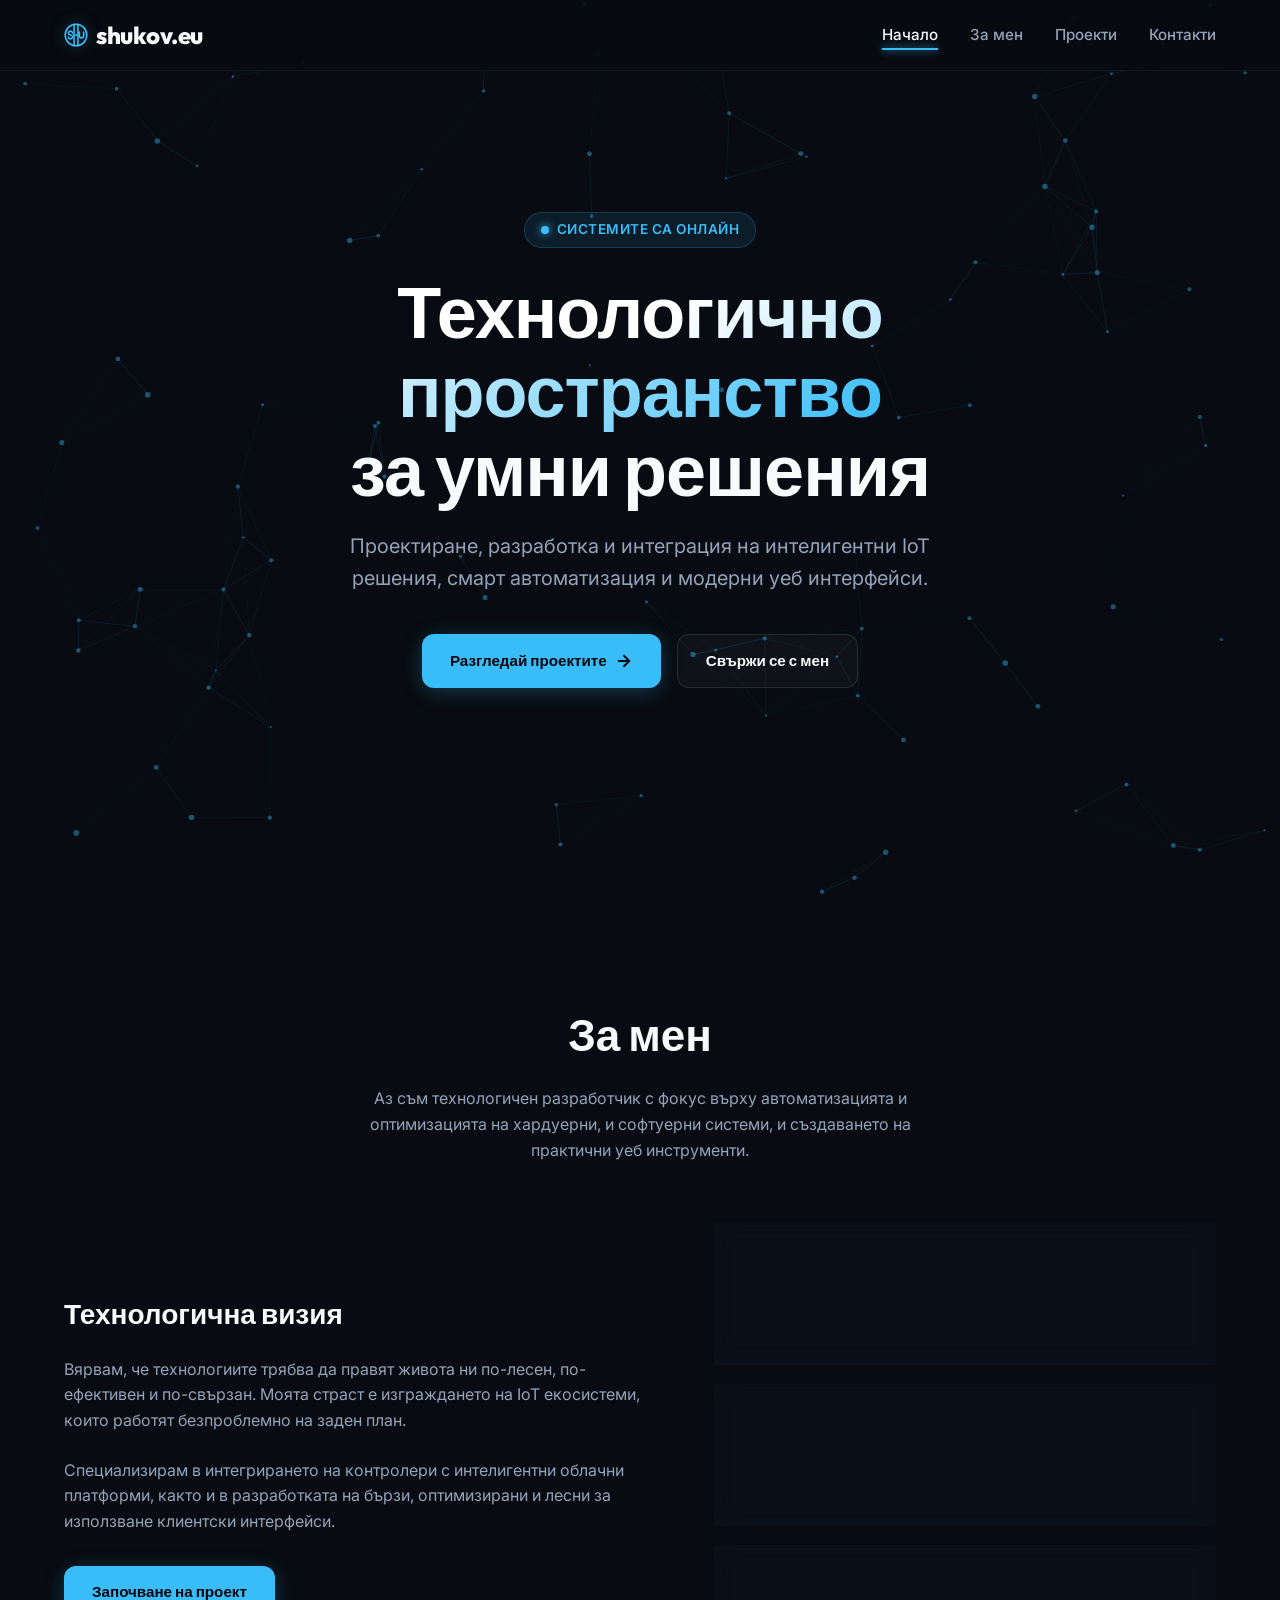
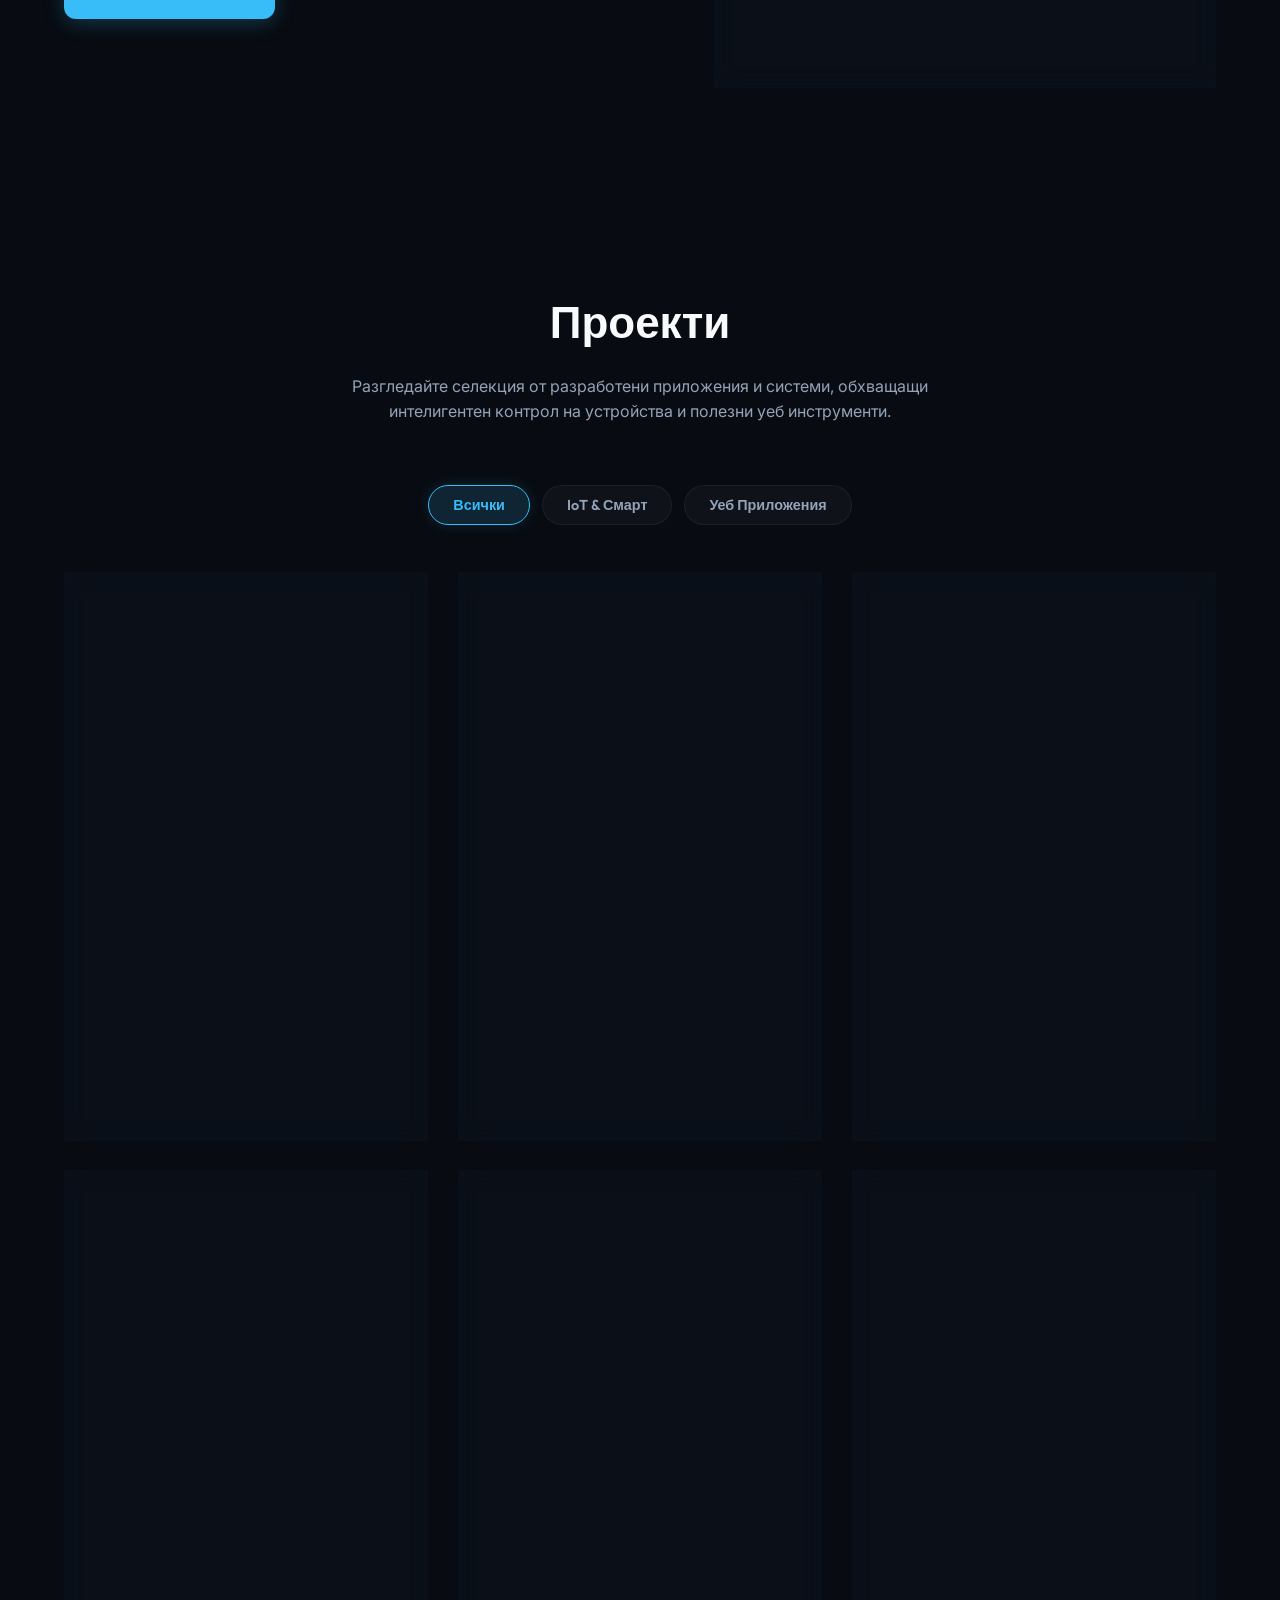
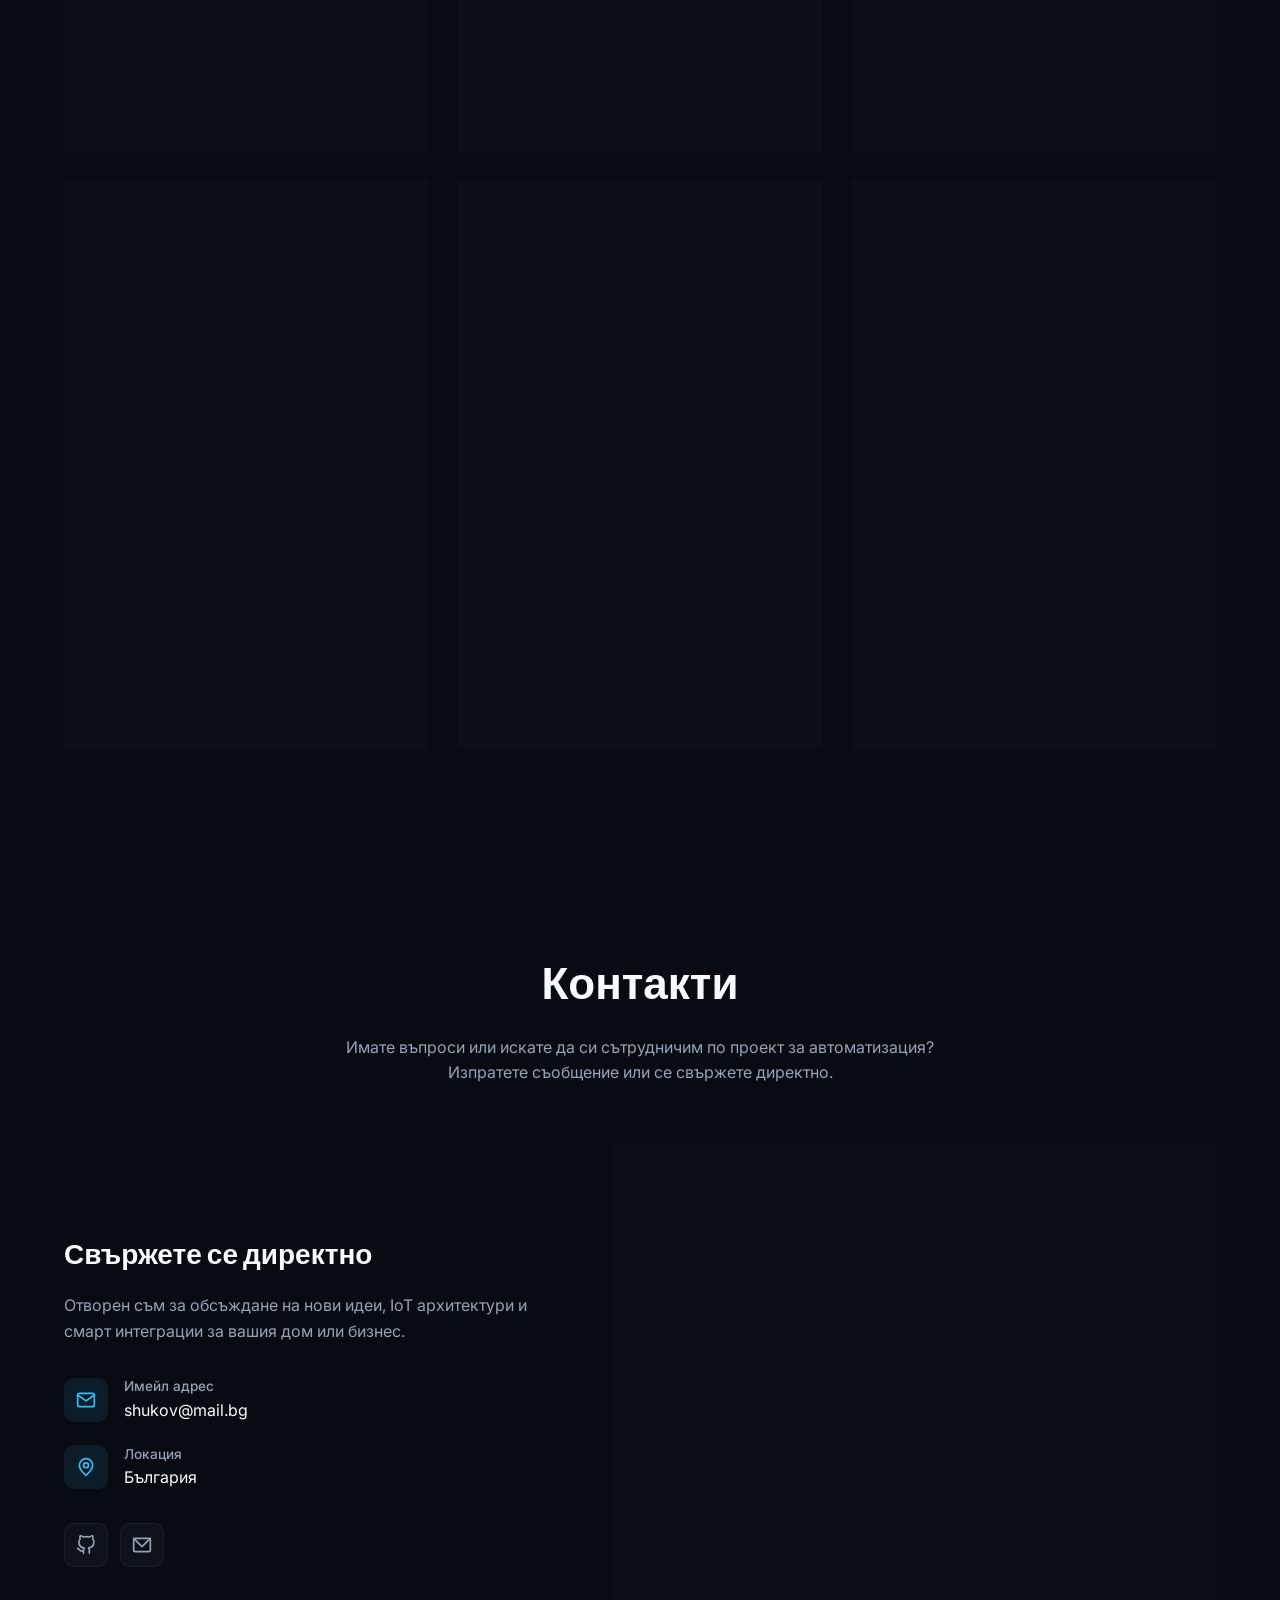
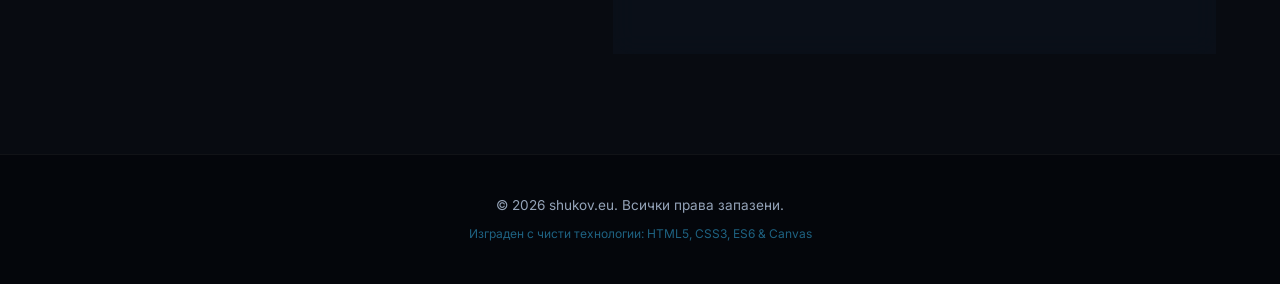
<file: index.html>
<!DOCTYPE html>
<html lang="bg">
<head>
    <meta charset="UTF-8">
    <meta name="viewport" content="width=device-width, initial-scale=1.0">
    
    <!-- Primary Meta Tags -->
    <title>shukov.eu | Дигитални Иновации & Смарт Системи</title>
    <meta name="title" content="shukov.eu | Дигитални Иновации & Смарт Системи">
    <meta name="description" content="Личен технологичен портал и портфолио за смарт системи. Разгледайте проекти в сферата на умен дом (IoT), автоматизация на Shelly устройства, уеб приложения и софтуерни разработки.">
    
    <!-- Open Graph / Facebook -->
    <meta property="og:type" content="website">
    <meta property="og:url" content="https://shukov.eu/">
    <meta property="og:title" content="shukov.eu | Дигитални Иновации & Смарт Системи">
    <meta property="og:description" content="Портфолио с фокус върху IoT (Shelly), смарт часовници и съвременни уеб технологии.">
    <meta property="og:image" content="https://shukov.eu/appShelly/icon-512.png">

    <!-- CSS stylesheet -->
    <link rel="stylesheet" href="index.css">
    
    <!-- Favicon -->
    <link rel="icon" type="image/svg+xml" href="logo.svg">
</head>
<body>

    <!-- Canvas Background -->
    <canvas id="bg-canvas"></canvas>

    <!-- Header Navigation -->
    <header id="main-header">
        <div class="container nav-wrapper">
            <a href="#home" class="logo" id="logo-link">
                <svg width="24" height="24" viewBox="0 0 100 100" fill="none">
                    <circle cx="50" cy="50" r="45" stroke="currentColor" stroke-width="6.5" fill="none" />
                    <path d="M 36 42 A 9 9 0 0 0 18 44 C 18 50, 36 50, 36 56 A 9 9 0 0 1 18 58" stroke="currentColor" stroke-width="6.5" stroke-linecap="round" fill="none" />
                    <line x1="42" y1="5.7" x2="42" y2="34" stroke="currentColor" stroke-width="6.5" stroke-linecap="round" />
                    <line x1="58" y1="5.7" x2="58" y2="34" stroke="currentColor" stroke-width="6.5" stroke-linecap="round" />
                    <line x1="42" y1="38" x2="42" y2="62" stroke="currentColor" stroke-width="6.5" stroke-linecap="round" />
                    <line x1="58" y1="38" x2="58" y2="62" stroke="currentColor" stroke-width="6.5" stroke-linecap="round" />
                    <line x1="42" y1="50" x2="58" y2="50" stroke="currentColor" stroke-width="6.5" stroke-linecap="round" />
                    <line x1="42" y1="66" x2="42" y2="94.3" stroke="currentColor" stroke-width="6.5" stroke-linecap="round" />
                    <line x1="58" y1="66" x2="58" y2="94.3" stroke="currentColor" stroke-width="6.5" stroke-linecap="round" />
                    <path d="M 64 38 V 53 A 9 9 0 0 0 82 53 V 38" stroke="currentColor" stroke-width="6.5" stroke-linecap="round" fill="none" />
                </svg>
                shukov.eu
            </a>
            <ul class="nav-links" id="nav-menu">
                <li><a href="#home" class="nav-link active">Начало</a></li>
                <li><a href="#about" class="nav-link">За мен</a></li>
                <li><a href="#projects" class="nav-link">Проекти</a></li>
                <li><a href="#contact" class="nav-link">Контакти</a></li>
            </ul>
            <button class="mobile-menu-btn" id="mobile-toggle" aria-label="Меню">
                <svg width="24" height="24" viewBox="0 0 24 24" fill="none" stroke="currentColor" stroke-width="2" stroke-linecap="round" stroke-linejoin="round">
                    <line x1="4" y1="12" x2="20" y2="12"></line>
                    <line x1="4" y1="6" x2="20" y2="6"></line>
                    <line x1="4" y1="18" x2="20" y2="18"></line>
                </svg>
            </button>
        </div>
    </header>

    <!-- Main Content -->
    <main>
        
        <!-- Hero Section -->
        <section id="home" class="hero">
            <div class="container hero-content">
                <div class="hero-badge">
                    <span></span> Системите са онлайн
                </div>
                <h1><span class="gradient-text">Технологично пространство</span><br>за умни решения</h1>
                <p>Проектиране, разработка и интеграция на интелигентни IoT решения, смарт автоматизация и модерни уеб интерфейси.</p>
                <div class="btn-group">
                    <a href="#projects" class="btn btn-primary" id="btn-hero-projects">
                        Разгледай проектите
                        <svg width="18" height="18" viewBox="0 0 24 24" fill="none" stroke="currentColor" stroke-width="2.5" stroke-linecap="round" stroke-linejoin="round">
                            <line x1="5" y1="12" x2="19" y2="12"></line>
                            <polyline points="12 5 19 12 12 19"></polyline>
                        </svg>
                    </a>
                    <a href="#contact" class="btn btn-secondary" id="btn-hero-contact">Свържи се с мен</a>
                </div>
            </div>
        </section>

        <!-- About Section -->
        <section id="about" class="reveal">
            <div class="container">
                <div class="section-header">
                    <h2>За мен</h2>
                    <p>Аз съм технологичен  разработчик с фокус върху автоматизацията и оптимизацията на хардуерни, и софтуерни системи, и създаването на практични уеб инструменти.</p>
                </div>
                
                <div class="about-grid">
                    <div class="about-text">
                        <h3>Технологична визия</h3>
                        <p>Вярвам, че технологиите трябва да правят живота ни по-лесен, по-ефективен и по-свързан. Моята страст е изграждането на IoT екосистеми, които работят безпроблемно на заден план.</p>
                        <p>Специализирам в интегрирането на контролери с интелигентни облачни платформи, както и в разработката на бързи, оптимизирани и лесни за използване клиентски интерфейси.</p>
                        <div style="margin-top: 32px;">
                            <a href="#contact" class="btn btn-primary" id="btn-about-hire">Започване на проект</a>
                        </div>
                    </div>
                    
                    <div class="skills-container">
                        <!-- Skill 1 -->
                        <div class="skill-card glass-panel">
                            <div class="skill-icon">
                                <svg width="24" height="24" viewBox="0 0 24 24" fill="none" stroke="currentColor" stroke-width="2" stroke-linecap="round" stroke-linejoin="round">
                                    <rect x="2" y="2" width="20" height="8" rx="2" ry="2"></rect>
                                    <rect x="2" y="14" width="20" height="8" rx="2" ry="2"></rect>
                                    <line x1="6" y1="6" x2="6.01" y2="6"></line>
                                    <line x1="6" y1="18" x2="6.01" y2="18"></line>
                                </svg>
                            </div>
                            <div class="skill-info">
                                <h4>IoT & Смарт Автоматизация</h4>
                                <p>Управление и мониторинг на интелигентни релета, датчици, Shelly Cloud API, ESP Home и автоматизирани скриптове.</p>
                            </div>
                        </div>
                        
                        <!-- Skill 2 -->
                        <div class="skill-card glass-panel">
                            <div class="skill-icon">
                                <svg width="24" height="24" viewBox="0 0 24 24" fill="none" stroke="currentColor" stroke-width="2" stroke-linecap="round" stroke-linejoin="round">
                                    <polygon points="12 2 2 7 12 12 22 7 12 2 12 2"></polygon>
                                    <polyline points="2 17 12 22 22 17"></polyline>
                                    <polyline points="2 12 12 17 22 12"></polyline>
                                </svg>
                            </div>
                            <div class="skill-info">
                                <h4>Frontend Разработка</h4>
                                <p>Създаване на бързи и адаптивни уебсайтове с чист HTML5, съвременен CSS3 и интерактивен Vanilla JavaScript.</p>
                            </div>
                        </div>

                        <!-- Skill 3 -->
                        <div class="skill-card glass-panel">
                            <div class="skill-icon">
                                <svg width="24" height="24" viewBox="0 0 24 24" fill="none" stroke="currentColor" stroke-width="2" stroke-linecap="round" stroke-linejoin="round">
                                    <path d="M5 12.55a11 11 0 0 1 14.08 0"></path>
                                    <path d="M1.42 9a16 16 0 0 1 21.16 0"></path>
                                    <path d="M8.53 16.11a6 6 0 0 1 6.95 0"></path>
                                    <line x1="12" y1="20" x2="12.01" y2="20"></line>
                                </svg>
                            </div>
                            <div class="skill-info">
                                <h4>API Интеграция & PWA</h4>
                                <p>Работа с външни REST интерфейси (Open-Meteo, WorldTime) и имплементация на Progressive Web Apps (PWA) за офлайн режим.</p>
                            </div>
                        </div>
                    </div>
                </div>
            </div>
        </section>

        <!-- Projects Section -->
        <section id="projects" class="reveal">
            <div class="container">
                <div class="section-header">
                    <h2>Проекти</h2>
                    <p>Разгледайте селекция от разработени приложения и системи, обхващащи интелигентен контрол на устройства и полезни уеб инструменти.</p>
                </div>

                <!-- Filters -->
                <div class="project-filters">
                    <button class="filter-btn active" data-filter="all" id="filter-all">Всички</button>
                    <button class="filter-btn" data-filter="iot" id="filter-iot">IoT & Смарт</button>
                    <button class="filter-btn" data-filter="web" id="filter-web">Уеб Приложения</button>
                </div>

                <!-- Projects Grid -->
                <div class="projects-grid">

                    <!-- Project 0: ALPR Gate -->
                    <article class="project-card glass-panel" data-category="iot" id="card-alprgate">
                        <div class="project-image">
                            <div class="project-badge">IoT / SaaS / ALPR</div>
                            <!-- License plate + gate barrier SVG graphic -->
                            <svg width="120" height="120" viewBox="0 0 100 100" fill="none">
                                <circle cx="50" cy="50" r="40" stroke="rgba(16, 185, 129, 0.2)" stroke-width="2"></circle>
                                <!-- License plate -->
                                <rect x="28" y="42" width="44" height="20" rx="3" stroke="#10b981" stroke-width="2" fill="#0d131f"></rect>
                                <text x="50" y="56" fill="#10b981" font-family="'Outfit', sans-serif" font-weight="bold" font-size="11" letter-spacing="1" text-anchor="middle">CB</text>
                                <line x1="44" y1="46" x2="44" y2="58" stroke="#10b981" stroke-width="1.5"></line>
                                <!-- Scan beam -->
                                <path d="M22 34 L34 38 M22 70 L34 66" stroke="#10b981" stroke-width="2" stroke-linecap="round" class="pulse-emerald"></path>
                                <!-- Gate barrier arm -->
                                <g class="float-anim">
                                    <circle cx="74" cy="30" r="3" fill="#10b981"></circle>
                                    <line x1="74" y1="30" x2="40" y2="24" stroke="#10b981" stroke-width="2" stroke-linecap="round"></line>
                                </g>
                            </svg>
                        </div>
                        <div class="project-content">
                            <h3>ALPR Gate Контрол</h3>
                            <p>Мулти-потребителски SaaS, който отваря порта/бариера чрез разпознаване на автомобилни номера (ALPR) от камера. Управлява Shelly реле или webhook. Авто и ръчен режим на сканиране.</p>
                            <div class="project-tags">
                                <span class="tag">ALPR</span>
                                <span class="tag">Plate Recognizer</span>
                                <span class="tag">Shelly API</span>
                                <span class="tag">PWA</span>
                            </div>
                            <div class="project-links">
                                <a href="https://gate.shukov.eu" target="_blank" rel="noopener noreferrer" class="btn btn-primary" id="link-alprgate-run">Отвори</a>
                            </div>
                        </div>
                    </article>

                    <!-- Project 0b: PhoneBox -->
                    <article class="project-card glass-panel" data-category="web" id="card-phonebox">
                        <div class="project-image">
                            <div class="project-badge">Уеб Приложение / SaaS</div>
                            <!-- Phone locker grid + QR scan SVG graphic -->
                            <svg width="120" height="120" viewBox="0 0 100 100" fill="none">
                                <circle cx="50" cy="50" r="40" stroke="rgba(99, 102, 241, 0.2)" stroke-width="2"></circle>
                                <!-- Locker grid 2x2 -->
                                <rect x="30" y="30" width="18" height="18" rx="3" stroke="#6366f1" stroke-width="2" fill="none"></rect>
                                <rect x="52" y="30" width="18" height="18" rx="3" stroke="#6366f1" stroke-width="2" fill="none"></rect>
                                <rect x="30" y="52" width="18" height="18" rx="3" stroke="#6366f1" stroke-width="2" fill="none"></rect>
                                <rect x="52" y="52" width="18" height="18" rx="3" stroke="#6366f1" stroke-width="2" fill="none"></rect>
                                <!-- Locker handles -->
                                <line x1="44" y1="36" x2="44" y2="42" stroke="#6366f1" stroke-width="1.5" stroke-linecap="round"></line>
                                <line x1="66" y1="36" x2="66" y2="42" stroke="#6366f1" stroke-width="1.5" stroke-linecap="round"></line>
                                <line x1="44" y1="58" x2="44" y2="64" stroke="#6366f1" stroke-width="1.5" stroke-linecap="round"></line>
                                <!-- QR indicator in one locker -->
                                <g class="pulse-emerald">
                                    <rect x="56" y="56" width="4" height="4" fill="#6366f1"></rect>
                                    <rect x="62" y="56" width="4" height="4" fill="#6366f1"></rect>
                                    <rect x="56" y="62" width="4" height="4" fill="#6366f1"></rect>
                                </g>
                            </svg>
                        </div>
                        <div class="project-content">
                            <h3>PhoneBox Шкафчета</h3>
                            <p>SaaS система за автоматизирани шкафчета за телефони. Сканира QR от фискална бележка, наема и връща боксове с таймер, отключва хардуера през ESP webhook и води статистика с панел за персонал.</p>
                            <div class="project-tags">
                                <span class="tag">React</span>
                                <span class="tag">TypeScript</span>
                                <span class="tag">QR Scan</span>
                                <span class="tag">IoT Webhook</span>
                            </div>
                            <div class="project-links">
                                <a href="https://phonebox.shukov.eu" target="_blank" rel="noopener noreferrer" class="btn btn-primary" id="link-phonebox-run">Отвори</a>
                            </div>
                        </div>
                    </article>

                    <!-- Project 1: Shelly PWA -->
                    <article class="project-card glass-panel" data-category="iot" id="card-shelly">
                        <div class="project-image">
                            <div class="project-badge">IoT / PWA</div>
                            <!-- Tech SVG graphic -->
                            <svg width="120" height="120" viewBox="0 0 100 100" fill="none">
                                <circle cx="50" cy="50" r="40" stroke="rgba(56, 189, 248, 0.2)" stroke-width="2"></circle>
                                <circle cx="50" cy="50" r="30" stroke="#38bdf8" stroke-width="2" stroke-dasharray="10 5" class="spin-anim"></circle>
                                <rect x="38" y="38" width="24" height="24" rx="6" fill="#1e293b" stroke="#38bdf8" stroke-width="2"></rect>
                                <path d="M46 50H54M50 46V54" stroke="#38bdf8" stroke-width="2" stroke-linecap="round"></path>
                            </svg>
                        </div>
                        <div class="project-content">
                            <h3>Smart Control (Shelly)</h3>
                            <p>Уеб-базиран панел за безжичен контрол на Shelly релета в реално време. Показва данни от волтметър, сензори за температура и влажност. PWA оптимизиран.</p>
                            <div class="project-tags">
                                <span class="tag">Shelly API</span>
                                <span class="tag">PWA</span>
                                <span class="tag">HTML5/CSS3</span>
                                <span class="tag">Vanilla JS</span>
                            </div>
                            <div class="project-links">
                                <a href="appShelly/appShelly.html" class="btn btn-primary" id="link-shelly-run">Стартирай</a>
                            </div>
                        </div>
                    </article>

                    <!-- Project 1b: KoshX Smart Agriculture -->
                    <article class="project-card glass-panel" data-category="iot" id="card-koshx">
                        <div class="project-image">
                            <div class="project-badge">IoT / Смарт Пчеларство</div>
                            <!-- Honeycomb SVG graphic -->
                            <svg width="120" height="120" viewBox="0 0 100 100" fill="none">
                                <circle cx="50" cy="50" r="40" stroke="rgba(245, 158, 11, 0.2)" stroke-width="2"></circle>
                                <!-- Central hexagon -->
                                <path d="M50 26 L62.12 33 L62.12 47 L50 54 L37.88 47 L37.88 33 Z" stroke="#f59e0b" stroke-width="2" stroke-linejoin="round" fill="none"></path>
                                <!-- Bottom right hexagon -->
                                <path d="M62.12 47 L74.24 54 L74.24 68 L62.12 75 L50 68 L50 54" stroke="#f59e0b" stroke-width="2" stroke-linejoin="round" fill="none"></path>
                                <!-- Bottom left hexagon -->
                                <path d="M37.88 47 L50 54 L50 68 L37.88 75 L25.76 68 L25.76 54" stroke="#f59e0b" stroke-width="2" stroke-linejoin="round" fill="none"></path>
                                <circle cx="50" cy="40" r="3" fill="#f59e0b" class="pulse-amber"></circle>
                                <circle cx="62.12" cy="61" r="2" fill="#f59e0b"></circle>
                                <circle cx="37.88" cy="61" r="2" fill="#f59e0b"></circle>
                            </svg>
                        </div>
                        <div class="project-content">
                            <h3>KoshX Платформа</h3>
                            <p>Интелигентна IoT система за отдалечен мониторинг на кошери. Следи тегло, температура, влажност, акустика и предупреждава при риск от роене.</p>
                            <div class="project-tags">
                                <span class="tag">IoT</span>
                                <span class="tag">ESP32</span>
                                <span class="tag">Sensors</span>
                                <span class="tag">Next.js</span>
                            </div>
                            <div class="project-links">
                                <a href="https://www.koshx.bg" target="_blank" rel="noopener noreferrer" class="btn btn-secondary" id="link-koshx-site">Сайт</a>
                                <a href="https://app.koshx.bg" target="_blank" rel="noopener noreferrer" class="btn btn-primary" id="link-koshx-app">Приложение</a>
                            </div>
                        </div>
                    </article>

                    <!-- Project 2: Smart Clock -->
                    <article class="project-card glass-panel" data-category="web" id="card-clock">
                        <div class="project-image">
                            <div class="project-badge">Уеб Приложение</div>
                            <!-- Tech SVG graphic -->
                            <svg width="120" height="120" viewBox="0 0 100 100" fill="none">
                                <circle cx="50" cy="50" r="40" stroke="rgba(16, 185, 129, 0.2)" stroke-width="2"></circle>
                                <path d="M50 20V50L70 50" stroke="#10b981" stroke-width="3" stroke-linecap="round"></path>
                                <path d="M25 35C20 45 22 58 30 66C38 74 52 76 62 70" stroke="#10b981" stroke-width="2" stroke-linecap="round" stroke-dasharray="2 4"></path>
                                <circle cx="50" cy="50" r="3" fill="#10b981"></circle>
                            </svg>
                        </div>
                        <div class="project-content">
                            <h3>Смарт Часовник & Време</h3>
                            <p>Интелигентен пълноекранен часовник с автоматична синхронизация на часовата зона. Интегриран с Open-Meteo прогноза за времето в България.</p>
                            <div class="project-tags">
                                <span class="tag">Open-Meteo API</span>
                                <span class="tag">WorldTime API</span>
                                <span class="tag">Responsive</span>
                                <span class="tag">JS App</span>
                            </div>
                            <div class="project-links">
                                <a href="chasovnik.html" class="btn btn-primary" id="link-clock-run">Стартирай</a>
                            </div>
                        </div>
                    </article>

                    <!-- Project 3: GPS Speedometer -->
                    <article class="project-card glass-panel" data-category="web" id="card-speedometer">
                        <div class="project-image">
                            <div class="project-badge">Уеб Приложение</div>
                            <!-- Tech SVG graphic -->
                            <svg width="120" height="120" viewBox="0 0 100 100" fill="none">
                                <circle cx="50" cy="50" r="40" stroke="rgba(6, 182, 212, 0.2)" stroke-width="2"></circle>
                                <path d="M20 70 A 35 35 0 1 1 80 70" stroke="#06b6d4" stroke-width="3" stroke-dasharray="4 2" stroke-linecap="round"></path>
                                <polygon points="50,22 53,50 47,50" fill="#06b6d4" transform="rotate(35, 50, 50)"></polygon>
                                <circle cx="50" cy="50" r="4" fill="#06b6d4"></circle>
                            </svg>
                        </div>
                        <div class="project-content">
                            <h3>GPS Скоростомер & Одометър</h3>
                            <p>PWA уеб приложение с интерактивна тъмна карта, два независими брояча за изминато разстояние (дневен и общ), статистика и предупреждение за скорост.</p>
                            <div class="project-tags">
                                <span class="tag">Geolocation API</span>
                                <span class="tag">Leaflet Map</span>
                                <span class="tag">PWA</span>
                                <span class="tag">Vanilla JS</span>
                            </div>
                            <div class="project-links">
                                <a href="speedometer.html" class="btn btn-primary" id="link-speedometer-run">Стартирай</a>
                            </div>
                        </div>
                    </article>

                    <!-- Project 3b: Qbar Digital Menu -->
                    <article class="project-card glass-panel" data-category="web" id="card-qbar">
                        <div class="project-image">
                            <div class="project-badge">Уеб Приложение / SaaS</div>
                            <!-- Tech SVG graphic with phone and QR -->
                            <svg width="120" height="120" viewBox="0 0 100 100" fill="none">
                                <circle cx="50" cy="50" r="40" stroke="rgba(249, 115, 22, 0.2)" stroke-width="2"></circle>
                                <rect x="30" y="24" width="26" height="52" rx="4" stroke="#f97316" stroke-width="2" fill="none"></rect>
                                <line x1="39" y1="28" x2="47" y2="28" stroke="#f97316" stroke-width="1.5" stroke-linecap="round"></line>
                                <line x1="40" y1="70" x2="46" y2="70" stroke="#f97316" stroke-width="1.5" stroke-linecap="round"></line>
                                <!-- Floating QR menu card -->
                                <g class="float-anim">
                                    <rect x="48" y="36" width="28" height="28" rx="3" fill="#0d131f" stroke="#f97316" stroke-width="2"></rect>
                                    <!-- QR Code elements inside -->
                                    <rect x="52" y="42" width="6" height="6" stroke="#f97316" stroke-width="1.5" fill="none"></rect>
                                    <rect x="66" y="42" width="6" height="6" stroke="#f97316" stroke-width="1.5" fill="none"></rect>
                                    <rect x="52" y="56" width="6" height="6" stroke="#f97316" stroke-width="1.5" fill="none"></rect>
                                    <rect x="61" y="51" width="3" height="3" fill="#f97316"></rect>
                                    <path d="M62 42v4 M66 54h4 M61 58h4" stroke="#f97316" stroke-width="1.5" stroke-linecap="round"></path>
                                </g>
                            </svg>
                        </div>
                        <div class="project-content">
                            <h3>Qbar Дигитално Меню</h3>
                            <p>Модерно SaaS решение за дигитални менюта с QR кодове. Включва поръчки от масата/чадъра, Stripe разплащания и Kanban табло за управление на поръчките от персонала.</p>
                            <div class="project-tags">
                                <span class="tag">SaaS</span>
                                <span class="tag">QR Code</span>
                                <span class="tag">Stripe</span>
                                <span class="tag">Real-time</span>
                            </div>
                            <div class="project-links">
                                <a href="https://www.qbarmenu.com" target="_blank" rel="noopener noreferrer" class="btn btn-primary" id="link-qbar-run">Отвори</a>
                            </div>
                        </div>
                    </article>

                    <!-- Project 3c: QPash Virtual Queue -->
                    <article class="project-card glass-panel" data-category="web" id="card-qpash">
                        <div class="project-image">
                            <div class="project-badge">Уеб Приложение / SaaS</div>
                            <!-- Queue ticket SVG graphic -->
                            <svg width="120" height="120" viewBox="0 0 100 100" fill="none">
                                <circle cx="50" cy="50" r="40" stroke="rgba(244, 63, 94, 0.2)" stroke-width="2"></circle>
                                <g class="pulse-rose-scale">
                                    <rect x="30" y="32" width="40" height="36" rx="4" stroke="#f43f5e" stroke-width="2" fill="none" stroke-dasharray="3 3"></rect>
                                    <!-- Ticket notches -->
                                    <path d="M30 46 A 4 4 0 0 1 30 54 M70 46 A 4 4 0 0 0 70 54" stroke="#f43f5e" stroke-width="2" fill="none"></path>
                                    <!-- Text on ticket -->
                                    <text x="50" y="55" fill="#f43f5e" font-family="'Outfit', sans-serif" font-weight="bold" font-size="14" text-anchor="middle">Q01</text>
                                </g>
                                <path d="M25 72 L75 72 M35 78 L65 78" stroke="#f43f5e" stroke-width="1.5" stroke-linecap="round" stroke-dasharray="4 4"></path>
                            </svg>
                        </div>
                        <div class="project-content">
                            <h3>QPash Виртуални Опашки</h3>
                            <p>SaaS платформа за управление на виртуални опашки с динамични QR кодове за сигурност против спам. Оптимизира изчакването на клиенти в обекти в реално време.</p>
                            <div class="project-tags">
                                <span class="tag">SaaS</span>
                                <span class="tag">Queue Management</span>
                                <span class="tag">Dynamic QR</span>
                                <span class="tag">Real-time</span>
                            </div>
                            <div class="project-links">
                                <a href="https://www.qpash.app" target="_blank" rel="noopener noreferrer" class="btn btn-primary" id="link-qpash-run">Отвори</a>
                            </div>
                        </div>
                    </article>

                    <!-- Project 4: shukov.eu -->
                    <article class="project-card glass-panel" data-category="web" id="card-portfolio">
                        <div class="project-image">
                            <div class="project-badge">Портфолио</div>
                            <!-- Tech SVG graphic -->
                            <svg width="120" height="120" viewBox="0 0 100 100" fill="none">
                                <rect x="25" y="25" width="50" height="50" rx="8" stroke="rgba(168, 85, 247, 0.2)" stroke-width="2"></rect>
                                <path d="M35 45L45 50L35 55" stroke="#a855f7" stroke-width="3" stroke-linecap="round" stroke-linejoin="round"></path>
                                <line x1="50" y1="58" x2="63" y2="58" stroke="#a855f7" stroke-width="3" stroke-linecap="round"></line>
                                <circle cx="50" cy="50" r="40" stroke="#a855f7" stroke-width="1.5" stroke-dasharray="4 8"></circle>
                            </svg>
                        </div>
                        <div class="project-content">
                            <h3>shukov.eu Личен Сайт</h3>
                            <p>Настоящият уебсайт с висока производителност, реактивен Canvas фон, гласморфичен дизайн и филтри на проектите в реално време.</p>
                            <div class="project-tags">
                                <span class="tag">Responsive CSS</span>
                                <span class="tag">HTML5 Canvas</span>
                                <span class="tag">SEO Friendly</span>
                                <span class="tag">Modern UI</span>
                            </div>
                            <div class="project-links">
                                <a href="#home" class="btn btn-secondary" id="link-portfolio-active">Активен</a>
                            </div>
                        </div>
                    </article>

                </div>
            </div>
        </section>

        <!-- Contact Section -->
        <section id="contact" class="reveal">
            <div class="container">
                <div class="section-header">
                    <h2>Контакти</h2>
                    <p>Имате въпроси или искате да си сътрудничим по проект за автоматизация? Изпратете съобщение или се свържете директно.</p>
                </div>

                <div class="contact-grid">
                    <div class="contact-info">
                        <h3>Свържете се директно</h3>
                        <p>Отворен съм за обсъждане на нови идеи, IoT архитектури и смарт интеграции за вашия дом или бизнес.</p>
                        
                        <div class="contact-methods">
                            <!-- Email -->
                            <div class="contact-method">
                                <div class="contact-method-icon">
                                    <svg width="20" height="20" viewBox="0 0 24 24" fill="none" stroke="currentColor" stroke-width="2" stroke-linecap="round" stroke-linejoin="round">
                                        <path d="M4 4h16c1.1 0 2 .9 2 2v12c0 1.1-.9 2-2 2H4c-1.1 0-2-.9-2-2V6c0-1.1.9-2 2-2z"></path>
                                        <polyline points="22,6 12,13 2,6"></polyline>
                                    </svg>
                                </div>
                                <div class="contact-method-text">
                                    <h4>Имейл адрес</h4>
                                    <p>shukov@mail.bg</p>
                                </div>
                            </div>
                            
                            <!-- Location -->
                            <div class="contact-method">
                                <div class="contact-method-icon">
                                    <svg width="20" height="20" viewBox="0 0 24 24" fill="none" stroke="currentColor" stroke-width="2" stroke-linecap="round" stroke-linejoin="round">
                                        <path d="M12 2a8 8 0 0 0-8 8c0 5.25 8 12 8 12s8-6.75 8-12a8 8 0 0 0-8-8z"></path>
                                        <circle cx="12" cy="10" r="3"></circle>
                                    </svg>
                                </div>
                                <div class="contact-method-text">
                                    <h4>Локация</h4>
                                    <p>България</p>
                                </div>
                            </div>
                        </div>

                        <div class="social-links">
                            <a href="https://github.com" target="_blank" class="social-btn" aria-label="GitHub" id="social-github">
                                <svg width="20" height="20" viewBox="0 0 24 24" fill="none" stroke="currentColor" stroke-width="2" stroke-linecap="round" stroke-linejoin="round">
                                    <path d="M9 19c-5 1.5-5-2.5-7-3m14 6v-3.87a3.37 3.37 0 0 0-.94-2.61c3.14-.35 6.44-1.54 6.44-7A5.44 5.44 0 0 0 20 4.77 5.07 5.07 0 0 0 19.91 1S18.73.65 16 2.48a13.38 13.38 0 0 0-7 0C6.27.65 5.09 1 5.09 1A5.07 5.07 0 0 0 5 4.77a5.44 5.44 0 0 0-1.5 3.78c0 5.42 3.3 6.61 6.44 7A3.37 3.37 0 0 0 9 18.13V22"></path>
                                </svg>
                            </a>
                            <a href="mailto:shukov@mail.bg" class="social-btn" aria-label="Email" id="social-email">
                                <svg width="20" height="20" viewBox="0 0 24 24" fill="none" stroke="currentColor" stroke-width="2" stroke-linecap="round" stroke-linejoin="round">
                                    <rect x="2" y="4" width="20" height="16" rx="2" fill="none"></rect>
                                    <path d="M22 4L12 14.01L2 4"></path>
                                </svg>
                            </a>
                        </div>
                    </div>

                    <form class="contact-form glass-panel" id="contact-form-el">
                        <div class="form-group">
                            <label for="form-name">Име</label>
                            <input type="text" id="form-name" class="form-control" placeholder="Вашето име" required>
                        </div>
                        <div class="form-group">
                            <label for="form-email">Имейл</label>
                            <input type="email" id="form-email" class="form-control" placeholder="your@email.com" required>
                        </div>
                        <div class="form-group">
                            <label for="form-message">Съобщение</label>
                            <textarea id="form-message" class="form-control" placeholder="Как мога да Ви помогна?" required></textarea>
                        </div>
                        <button type="submit" class="btn btn-primary" style="width: 100%; border: none;" id="btn-submit">
                            Изпрати съобщение
                            <svg width="18" height="18" viewBox="0 0 24 24" fill="none" stroke="currentColor" stroke-width="2" stroke-linecap="round" stroke-linejoin="round">
                                <line x1="22" y1="2" x2="11" y2="13"></line>
                                <polygon points="22 2 15 22 11 13 2 9 22 2"></polygon>
                            </svg>
                        </button>
                        
                        <div id="form-success" style="display: none; margin-top: 20px; padding: 15px; border-radius: 10px; background: rgba(16, 185, 129, 0.1); border: 1px solid var(--accent-emerald); color: var(--accent-emerald); font-size: 0.9rem; text-align: center;">
                            Благодаря Ви! Съобщението беше изпратено успешно.
                        </div>
                    </form>
                </div>
            </div>
        </section>
    </main>

    <!-- Footer -->
    <footer>
        <div class="container">
            <p>&copy; 2026 shukov.eu. Всички права запазени.</p>
            <p class="tech-note">Изграден с чисти технологии: HTML5, CSS3, ES6 & Canvas</p>
        </div>
    </footer>

    <!-- Interactive JavaScript -->
    <script>
        // 1. Mobile Menu Toggle
        const mobileToggle = document.getElementById('mobile-toggle');
        const navMenu = document.getElementById('nav-menu');
        
        mobileToggle.addEventListener('click', () => {
            navMenu.classList.toggle('open');
            // Toggle hamburger icon animation/state
            mobileToggle.classList.toggle('active');
        });
        
        // Close menu on link click
        document.querySelectorAll('.nav-link').forEach(link => {
            link.addEventListener('click', () => {
                navMenu.classList.remove('open');
                mobileToggle.classList.remove('active');
            });
        });

        // 2. Active Link Highlighting on Scroll
        const sections = document.querySelectorAll('section');
        const navLinks = document.querySelectorAll('.nav-link');
        const header = document.getElementById('main-header');

        window.addEventListener('scroll', () => {
            // Header opacity change on scroll
            if (window.scrollY > 50) {
                header.classList.add('scrolled');
            } else {
                header.classList.remove('scrolled');
            }

            // Highlighting
            let currentSection = "";
            sections.forEach(section => {
                const sectionTop = section.offsetTop;
                const sectionHeight = section.clientHeight;
                if (window.scrollY >= (sectionTop - 150)) {
                    currentSection = section.getAttribute('id');
                }
            });

            navLinks.forEach(link => {
                link.classList.remove('active');
                if (link.getAttribute('href') === `#${currentSection}`) {
                    link.classList.add('active');
                }
            });
        });

        // 3. Project Filter Logic
        const filterButtons = document.querySelectorAll('.filter-btn');
        const projectCards = document.querySelectorAll('.project-card');

        filterButtons.forEach(btn => {
            btn.addEventListener('click', () => {
                // Update active state for buttons
                filterButtons.forEach(b => b.classList.remove('active'));
                btn.classList.add('active');

                const filterValue = btn.getAttribute('data-filter');

                // Filter cards
                projectCards.forEach(card => {
                    if (filterValue === 'all' || card.getAttribute('data-category') === filterValue) {
                        card.classList.remove('hidden');
                    } else {
                        card.classList.add('hidden');
                    }
                });
            });
        });

        // 4. Reveal on Scroll
        const revealElements = document.querySelectorAll('.reveal');
        
        const revealOnScroll = () => {
            revealElements.forEach(el => {
                const elementTop = el.getBoundingClientRect().top;
                const windowHeight = window.innerHeight;
                
                if (elementTop < windowHeight - 100) {
                    el.classList.add('active');
                }
            });
        };
        
        window.addEventListener('scroll', revealOnScroll);
        // Run once on load
        revealOnScroll();

        // 5. Contact Form Mock Submit
        const contactForm = document.getElementById('contact-form-el');
        const formSuccess = document.getElementById('form-success');
        
        contactForm.addEventListener('submit', (e) => {
            e.preventDefault();
            formSuccess.style.display = 'block';
            contactForm.reset();
            
            setTimeout(() => {
                formSuccess.style.display = 'none';
            }, 6000);
        });

        // 6. Interactive Canvas Particle Background
        const canvas = document.getElementById('bg-canvas');
        const ctx = canvas.getContext('2d');

        let particlesArray = [];
        let mouse = {
            x: null,
            y: null,
            radius: 120
        };

        // Resize Canvas
        function resizeCanvas() {
            canvas.width = window.innerWidth;
            canvas.height = window.innerHeight;
        }
        window.addEventListener('resize', resizeCanvas);
        resizeCanvas();

        // Capture Mouse Movement
        window.addEventListener('mousemove', (event) => {
            mouse.x = event.x;
            mouse.y = event.y;
        });

        window.addEventListener('mouseleave', () => {
            mouse.x = null;
            mouse.y = null;
        });

        // Particle Blueprint
        class Particle {
            constructor(x, y, directionX, directionY, size, color) {
                this.x = x;
                this.y = y;
                this.directionX = directionX;
                this.directionY = directionY;
                this.size = size;
                this.color = color;
            }

            // Draw particle
            draw() {
                ctx.beginPath();
                ctx.arc(this.x, this.y, this.size, 0, Math.PI * 2, false);
                ctx.fillStyle = this.color;
                ctx.fill();
            }

            // Update particle position and react to mouse
            update() {
                // Ensure particle stays on screen
                if (this.x > canvas.width || this.x < 0) {
                    this.directionX = -this.directionX;
                }
                if (this.y > canvas.height || this.y < 0) {
                    this.directionY = -this.directionY;
                }

                // Check mouse collision
                if (mouse.x !== null && mouse.y !== null) {
                    let dx = mouse.x - this.x;
                    let dy = mouse.y - this.y;
                    let distance = Math.sqrt(dx * dx + dy * dy);
                    if (distance < mouse.radius + this.size) {
                        if (mouse.x < this.x && this.x < canvas.width - this.size * 10) {
                            this.x += 2;
                        }
                        if (mouse.x > this.x && this.x > this.size * 10) {
                            this.x -= 2;
                        }
                        if (mouse.y < this.y && this.y < canvas.height - this.size * 10) {
                            this.y += 2;
                        }
                        if (mouse.y > this.y && this.y > this.size * 10) {
                            this.y -= 2;
                        }
                    }
                }

                // Move particle
                this.x += this.directionX;
                this.y += this.directionY;
                
                // Draw particle
                this.draw();
            }
        }

        // Initialize particles
        function initParticles() {
            particlesArray = [];
            let numberOfParticles = Math.min((canvas.width * canvas.height) / 9000, 100);
            for (let i = 0; i < numberOfParticles; i++) {
                let size = (Math.random() * 2) + 1;
                let x = (Math.random() * ((innerWidth - size * 2) - (size * 2)) + size * 2);
                let y = (Math.random() * ((innerHeight - size * 2) - (size * 2)) + size * 2);
                let directionX = (Math.random() * 0.4) - 0.2;
                let directionY = (Math.random() * 0.4) - 0.2;
                let color = 'rgba(56, 189, 248, 0.4)'; // Cyan color with transparency

                particlesArray.push(new Particle(x, y, directionX, directionY, size, color));
            }
        }

        // Connect particles with lines
        function connectParticles() {
            let opacityValue = 1;
            for (let a = 0; a < particlesArray.length; a++) {
                for (let b = a; b < particlesArray.length; b++) {
                    let dx = particlesArray[a].x - particlesArray[b].x;
                    let dy = particlesArray[a].y - particlesArray[b].y;
                    let distance = Math.sqrt(dx * dx + dy * dy);

                    if (distance < 130) {
                        opacityValue = 1 - (distance / 130);
                        ctx.strokeStyle = `rgba(56, 189, 248, ${opacityValue * 0.15})`;
                        ctx.lineWidth = 1;
                        ctx.beginPath();
                        ctx.moveTo(particlesArray[a].x, particlesArray[a].y);
                        ctx.lineTo(particlesArray[b].x, particlesArray[b].y);
                        ctx.stroke();
                    }
                }
            }
        }

        // Animation Loop
        function animate() {
            ctx.clearRect(0, 0, innerWidth, innerHeight);
            
            for (let i = 0; i < particlesArray.length; i++) {
                particlesArray[i].update();
            }
            connectParticles();
            requestAnimationFrame(animate);
        }

        initParticles();
        animate();

        // Handle particles array size on window resize
        window.addEventListener('resize', () => {
            initParticles();
        });
    </script>
</body>
</html>
</file>
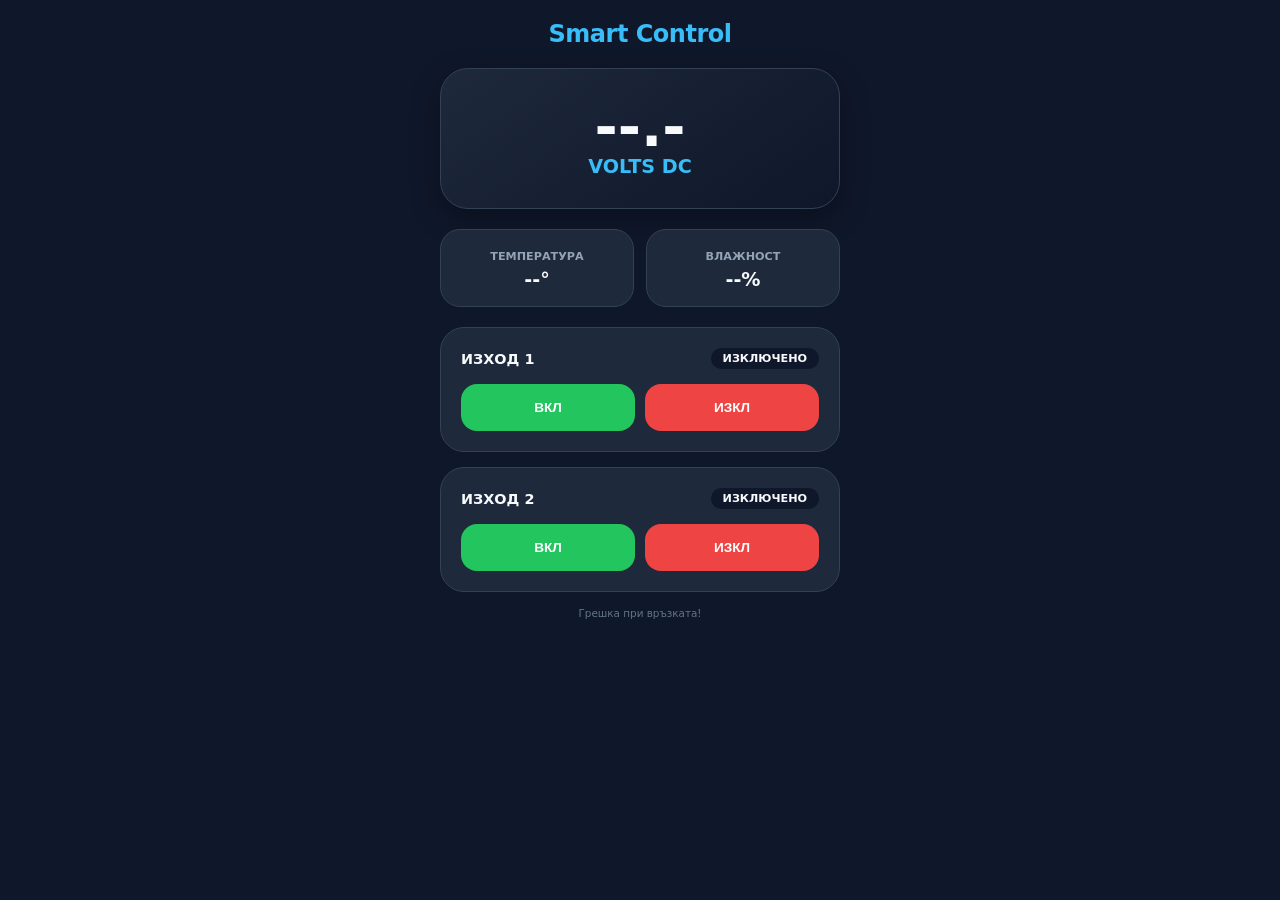
<file: appShelly.html>
<!DOCTYPE html>
<html lang="bg">
<head>
    <meta charset="UTF-8">
    <meta name="viewport" content="width=device-width, initial-scale=1.0, maximum-scale=1.0, user-scalable=no">
    <title>Shelly Control</title>

    <meta name="apple-mobile-web-app-capable" content="yes">
    <meta name="apple-mobile-web-app-status-bar-style" content="black-translucent">
    <meta name="theme-color" content="#0f172a">

    <style>
        :root {
            --bg: #0f172a; --card: #1e293b; --accent: #38bdf8;
            --on: #22c55e; --off: #64748b; --danger: #ef4444; --text: #f8fafc;
        }

        * { -webkit-tap-highlight-color: transparent; box-sizing: border-box; }

        body {
            font-family: -apple-system, system-ui, BlinkMacSystemFont, "Segoe UI", Roboto;
            background: var(--bg); color: var(--text);
            margin: 0; padding: env(safe-area-inset-top) 15px 20px 15px;
            display: flex; flex-direction: column; align-items: center;
            min-height: 100vh;
        }

        .app-shell { width: 100%; max-width: 400px; }

        .header { padding: 20px 0; text-align: center; }
        .header h1 { margin: 0; font-size: 1.5rem; letter-spacing: -0.5px; color: var(--accent); }

        /* Волтметър - голям и ясен */
        .voltage-card {
            background: linear-gradient(145deg, #1e293b, #0f172a);
            padding: 30px 20px; border-radius: 28px; text-align: center;
            margin-bottom: 20px; border: 1px solid #334155;
            box-shadow: 0 10px 30px rgba(0,0,0,0.3);
        }
        .v-val { font-size: 3.5rem; font-weight: 800; line-height: 1; display: block; }
        .v-unit { color: var(--accent); font-size: 1.2rem; font-weight: bold; }

        /* Сензори в мрежа */
        .sensor-grid { display: grid; grid-template-columns: 1fr 1fr; gap: 12px; margin-bottom: 20px; }
        .s-box {
            background: var(--card); padding: 15px; border-radius: 20px;
            text-align: center; border: 1px solid #334155;
        }
        .s-val { font-size: 1.2rem; font-weight: bold; display: block; margin-top: 4px; }
        .s-lbl { font-size: 0.7rem; color: #94a3b8; font-weight: 600; }

        /* Контрол на каналите */
        .relay-card {
            background: var(--card); padding: 20px; border-radius: 24px;
            margin-bottom: 15px; border: 1px solid #334155;
        }
        .relay-info { display: flex; justify-content: space-between; align-items: center; margin-bottom: 15px; }
        .relay-name { font-weight: bold; font-size: 0.9rem; }
        .status-pill {
            padding: 4px 12px; border-radius: 20px; font-size: 0.7rem;
            font-weight: 800; background: #0f172a; transition: 0.3s;
        }
        .status-pill.active { color: var(--on); box-shadow: 0 0 10px rgba(34,229,94,0.2); }

        .btn-group { display: grid; grid-template-columns: 1fr 1fr; gap: 10px; }
        button {
            border: none; padding: 16px; border-radius: 16px;
            font-size: 0.85rem; font-weight: bold; cursor: pointer;
            color: white; transition: transform 0.1s, opacity 0.2s;
        }
        .btn-on { background: var(--on); }
        .btn-off { background: var(--danger); }
        button:active { transform: scale(0.96); opacity: 0.9; }

        #refresh-bar { font-size: 0.65rem; color: #64748b; text-align: center; margin-top: 10px; }
    </style>
</head>
<body>

<div class="app-shell">
    <div class="header">
        <h1>Smart Control</h1>
    </div>

    <div class="voltage-card">
        <span id="v-val" class="v-val">--.-</span>
        <span class="v-unit">VOLTS DC</span>
    </div>

    <div class="sensor-grid">
        <div class="s-box">
            <span class="s-lbl">ТЕМПЕРАТУРА</span>
            <span id="t-val" class="s-val">--°</span>
        </div>
        <div class="s-box">
            <span class="s-lbl">ВЛАЖНОСТ</span>
            <span id="h-val" class="s-val">--%</span>
        </div>
    </div>

    <div class="relay-card">
        <div class="relay-info">
            <span class="relay-name">ИЗХОД 1</span>
            <span id="st0" class="status-pill">ИЗКЛЮЧЕНО</span>
        </div>
        <div class="btn-group">
            <button class="btn-on" onclick="control(0, 'on')">ВКЛ</button>
            <button class="btn-off" onclick="control(0, 'off')">ИЗКЛ</button>
        </div>
    </div>

    <div class="relay-card">
        <div class="relay-info">
            <span class="relay-name">ИЗХОД 2</span>
            <span id="st1" class="status-pill">ИЗКЛЮЧЕНО</span>
        </div>
        <div class="btn-group">
            <button class="btn-on" onclick="control(1, 'on')">ВКЛ</button>
            <button class="btn-off" onclick="control(1, 'off')">ИЗКЛ</button>
        </div>
    </div>

    <div id="refresh-bar">Синхронизиране...</div>
</div>

<script>
    const AUTH = "MTM5ZmUzdWlkC1587798E979A3C8B9963970829CC0D875A25348282C0C3F21246526BF680EDFD156C4643BD36F4C";
    const ID = "cc7b5c0a1f7c";
    const CLOUD = "https://shelly-50-eu.shelly.cloud";

    async function fetchData() {
        try {
            const response = await fetch(`${CLOUD}/device/status`, {
                method: 'POST',
                headers: { 'Content-Type': 'application/x-www-form-urlencoded' },
                body: `id=${ID}&auth_key=${AUTH}`
            });
            const res = await response.json();
            if (res.isok) {
                const s = res.data.device_status;

                // Напрежение
                if(s['voltmeter:100']) document.getElementById('v-val').innerText = s['voltmeter:100'].voltage.toFixed(1);

                // Сензори
                for (let k in s) {
                    if (k.startsWith('temperature:')) document.getElementById('t-val').innerText = s[k].tC.toFixed(1) + "°";
                    if (k.startsWith('humidity:')) document.getElementById('h-val').innerText = Math.round(s[k].rh) + "%";
                }

                // Статус
                updateUI(0, s['switch:0'].output);
                updateUI(1, s['switch:1'].output);

                document.getElementById('refresh-bar').innerText = "Последно: " + new Date().toLocaleTimeString();
            }
        } catch (e) { document.getElementById('refresh-bar').innerText = "Грешка при връзката!"; }
    }

    function updateUI(ch, isOn) {
        const el = document.getElementById(`st${ch}`);
        el.innerText = isOn ? "АКТИВЕН" : "ИЗКЛЮЧЕН";
        isOn ? el.classList.add('active') : el.classList.remove('active');
    }

    async function control(ch, turn) {
        document.getElementById('refresh-bar').innerText = "Изпращане...";
        await fetch(`${CLOUD}/device/relay/control/`, {
            method: 'POST',
            headers: { 'Content-Type': 'application/x-www-form-urlencoded' },
            body: `id=${ID}&auth_key=${AUTH}&channel=${ch}&turn=${turn}`
        });
        setTimeout(fetchData, 800);
    }

    // Автоматично обновяване
    fetchData();
    setInterval(fetchData, 10000);
</script>

</body>
</html>
</file>
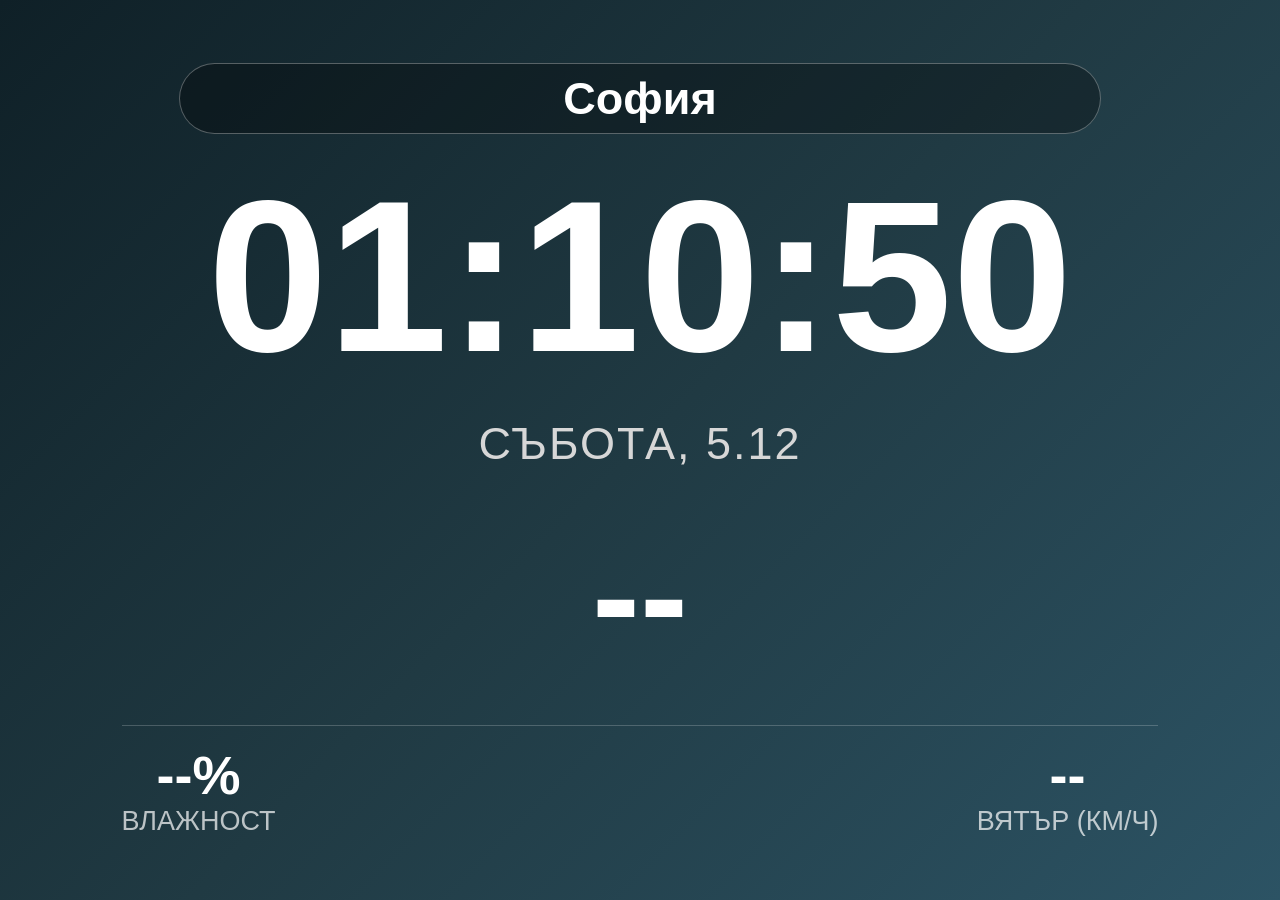
<file: chasovnik.html>
<!DOCTYPE html>
<html lang="bg">
<head>
    <meta charset="UTF-8">
    <meta name="viewport" content="width=device-width, initial-scale=1.0, maximum-scale=1.0, user-scalable=no">
    <title>Време на един екран</title>
    <style>
        * {
            box-sizing: border-box;
        }

        body {
            background: linear-gradient(135deg, #0f2027, #203a43, #2c5364);
            color: white;
            font-family: 'Segoe UI', sans-serif;
            margin: 0;
            padding: 0;
            /* ГАРАНТИРА, че няма да има скрол */
            height: 100vh;
            width: 100vw;
            overflow: hidden;
        }

        .container {
            /* Това е тайната: Flexbox разпъва елементите по цялата височина */
            display: flex;
            flex-direction: column;
            justify-content: space-evenly; /* Равно разстояние между всичко */
            align-items: center;
            height: 100%; /* Заема целия екран */
            width: 100%;
            padding: 2vh 5vw; /* Малко отстояние от краищата */
            text-align: center;
        }

        /* ИЗПОЛЗВАМ 'vmin' - това прави размера перфектен и за портрет, и за пейзаж */

        select {
            font-size: 5vmin;
            padding: 1vmin 4vmin;
            border-radius: 50px;
            border: 1px solid rgba(255,255,255,0.3);
            background: rgba(0, 0, 0, 0.3);
            color: white;
            outline: none;
            text-align: center;
            -webkit-appearance: none;
            font-weight: bold;
            width: 80%;
        }

        .clock {
            font-size: 24vmin; /* ОГРОМЕН ЧАСОВНИК, но съобразен с екрана */
            font-weight: 700;
            line-height: 0.9;
            font-variant-numeric: tabular-nums;
            margin: 0; /* Махаме старите отстояния, Flexbox ще ги нагласи */
        }

        .date {
            font-size: 5vmin;
            color: #d7d7d7;
            text-transform: uppercase;
            letter-spacing: 2px;
            margin: 0;
        }

        .temp-box {
            font-size: 16vmin;
            font-weight: bold;
            margin: 0;
        }

        .details {
            display: flex;
            justify-content: space-between;
            width: 90%;
            border-top: 1px solid rgba(255,255,255,0.2);
            padding-top: 2vmin;
        }

        .detail-item {
            display: flex;
            flex-direction: column;
            align-items: center;
        }

        .detail-val {
            font-size: 6vmin;
            font-weight: bold;
        }

        .detail-label {
            font-size: 3vmin;
            opacity: 0.7;
            text-transform: uppercase;
        }

        option { color: black; }
    </style>
</head>
<body>

    <div class="container">
        <select id="city-select" onchange="getWeather()">
            <option value="sofia">София</option>
            <option value="plovdiv">Пловдив</option>
            <option value="varna">Варна</option>
            <option value="burgas">Бургас</option>
            <option value="ruse">Русе</option>
            <option value="stara_zagora">Ст. Загора</option>
            <option value="pleven">Плевен</option>
            <option value="blagoevgrad">Благоевград</option>
        </select>

        <div class="clock" id="clock">00:00</div>

        <div class="date" id="date">...</div>

        <div class="temp-box" id="main-temp">--°</div>

        <div class="details">
            <div class="detail-item">
                <span class="detail-val" id="humidity">--%</span>
                <span class="detail-label">Влажност</span>
            </div>
            <div class="detail-item">
                <span class="detail-val" id="wind">--</span>
                <span class="detail-label">Вятър (км/ч)</span>
            </div>
        </div>
    </div>

    <script>
        let timeOffset = 0;

        const cities = {
            sofia: { lat: 42.6977, lon: 23.3219 },
            plovdiv: { lat: 42.1354, lon: 24.7453 },
            varna: { lat: 43.2141, lon: 27.9147 },
            burgas: { lat: 42.5048, lon: 27.4626 },
            ruse: { lat: 43.8356, lon: 25.9657 },
            stara_zagora: { lat: 42.4328, lon: 25.6419 },
            pleven: { lat: 43.4170, lon: 24.6067 },
            blagoevgrad: { lat: 42.0118, lon: 23.0899 }
        };

        // Умна синхронизация
        async function smartSync() {
            try {
                const response = await fetch('https://worldtimeapi.org/api/timezone/Europe/Sofia', { cache: "no-store", mode: 'cors' });
                if (response.ok) {
                    const data = await response.json();
                    timeOffset = new Date(data.datetime).getTime() - new Date().getTime();
                }
            } catch (error) { timeOffset = 0; }
        }

        // Часовник (махаме секундите, за да е по-едро и чисто, ако искате секунди - кажете)
        function updateClock() {
            const now = new Date(new Date().getTime() + timeOffset);

            const hours = String(now.getHours()).padStart(2, '0');
            const minutes = String(now.getMinutes()).padStart(2, '0');
            const seconds = String(now.getSeconds()).padStart(2, '0'); // Добавям секунди

            // Ако екранът е много тесен, секундите може да паднат на нов ред.
            // Затова тук ги оставям, но CSS-ът ще се погрижи да се съберат.
            document.getElementById('clock').innerText = `${hours}:${minutes}:${seconds}`;

            const options = { weekday: 'long', day: 'numeric', month: 'short' };
            document.getElementById('date').innerText = now.toLocaleDateString('bg-BG', options);
        }

        async function getWeather() {
            try {
                const selectedCity = document.getElementById('city-select').value;
                const coords = cities[selectedCity];
                const url = `https://api.open-meteo.com/v1/forecast?latitude=${coords.lat}&longitude=${coords.lon}&current=temperature_2m,relative_humidity_2m,wind_speed_10m`;

                const response = await fetch(url);
                const data = await response.json();
                const current = data.current;

                document.getElementById('main-temp').innerText = `${Math.round(current.temperature_2m)}°`;
                document.getElementById('humidity').innerText = `${current.relative_humidity_2m}%`;
                document.getElementById('wind').innerText = `${Math.round(current.wind_speed_10m)}`;

            } catch (error) {
                document.getElementById('main-temp').innerText = "--";
            }
        }

        smartSync();
        setInterval(smartSync, 600000);
        setInterval(updateClock, 1000);
        updateClock();
        getWeather();
        setInterval(getWeather, 600000);
    </script>

</body>
</html>
</file>
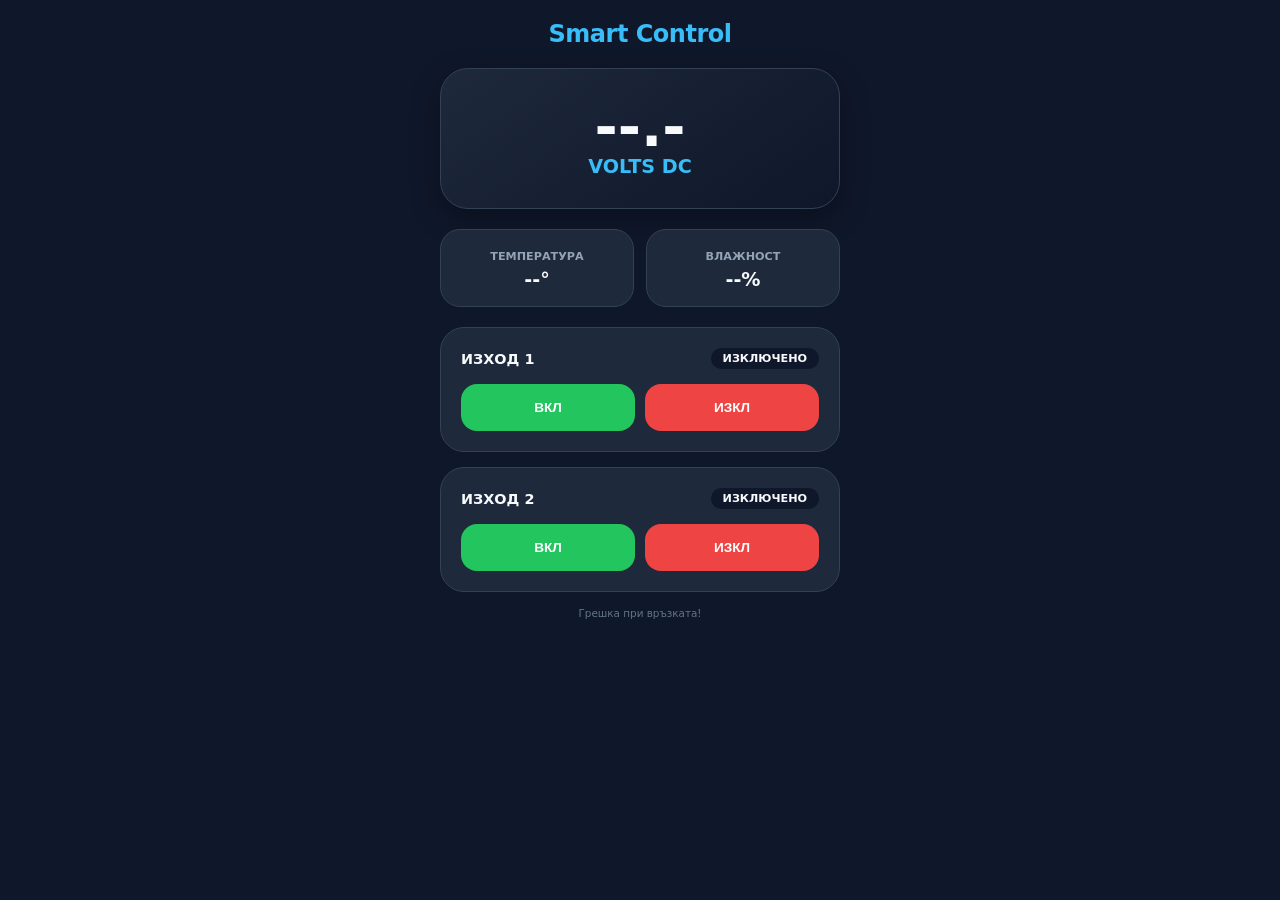
<file: appShelly/appShelly.html>
<!DOCTYPE html>
<html lang="bg">
<head>
    <link rel="manifest" href="./manifest.webmanifest">
    <meta name="theme-color" content="#00aaff">

    <meta charset="UTF-8">
    <meta name="viewport" content="width=device-width, initial-scale=1.0, maximum-scale=1.0, user-scalable=no">
    <title>Shelly Control</title>

    <meta name="apple-mobile-web-app-capable" content="yes">
    <meta name="apple-mobile-web-app-status-bar-style" content="black-translucent">
    <meta name="theme-color" content="#0f172a">

    <style>
        :root {
            --bg: #0f172a; --card: #1e293b; --accent: #38bdf8;
            --on: #22c55e; --off: #64748b; --danger: #ef4444; --text: #f8fafc;
        }

        * { -webkit-tap-highlight-color: transparent; box-sizing: border-box; }

        body {
            font-family: -apple-system, system-ui, BlinkMacSystemFont, "Segoe UI", Roboto;
            background: var(--bg); color: var(--text);
            margin: 0; padding: env(safe-area-inset-top) 15px 20px 15px;
            display: flex; flex-direction: column; align-items: center;
            min-height: 100vh;
        }

        .app-shell { width: 100%; max-width: 400px; }

        .header { padding: 20px 0; text-align: center; }
        .header h1 { margin: 0; font-size: 1.5rem; letter-spacing: -0.5px; color: var(--accent); }

        /* Волтметър - голям и ясен */
        .voltage-card {
            background: linear-gradient(145deg, #1e293b, #0f172a);
            padding: 30px 20px; border-radius: 28px; text-align: center;
            margin-bottom: 20px; border: 1px solid #334155;
            box-shadow: 0 10px 30px rgba(0,0,0,0.3);
        }
        .v-val { font-size: 3.5rem; font-weight: 800; line-height: 1; display: block; }
        .v-unit { color: var(--accent); font-size: 1.2rem; font-weight: bold; }

        /* Сензори в мрежа */
        .sensor-grid { display: grid; grid-template-columns: 1fr 1fr; gap: 12px; margin-bottom: 20px; }
        .s-box {
            background: var(--card); padding: 15px; border-radius: 20px;
            text-align: center; border: 1px solid #334155;
        }
        .s-val { font-size: 1.2rem; font-weight: bold; display: block; margin-top: 4px; }
        .s-lbl { font-size: 0.7rem; color: #94a3b8; font-weight: 600; }

        /* Контрол на каналите */
        .relay-card {
            background: var(--card); padding: 20px; border-radius: 24px;
            margin-bottom: 15px; border: 1px solid #334155;
        }
        .relay-info { display: flex; justify-content: space-between; align-items: center; margin-bottom: 15px; }
        .relay-name { font-weight: bold; font-size: 0.9rem; }
        .status-pill {
            padding: 4px 12px; border-radius: 20px; font-size: 0.7rem;
            font-weight: 800; background: #0f172a; transition: 0.3s;
        }
        .status-pill.active { color: var(--on); box-shadow: 0 0 10px rgba(34,229,94,0.2); }

        .btn-group { display: grid; grid-template-columns: 1fr 1fr; gap: 10px; }
        button {
            border: none; padding: 16px; border-radius: 16px;
            font-size: 0.85rem; font-weight: bold; cursor: pointer;
            color: white; transition: transform 0.1s, opacity 0.2s;
        }
        .btn-on { background: var(--on); }
        .btn-off { background: var(--danger); }
        button:active { transform: scale(0.96); opacity: 0.9; }

        #refresh-bar { font-size: 0.65rem; color: #64748b; text-align: center; margin-top: 10px; }
    </style>
</head>
<body>

<div class="app-shell">
    <div class="header">
        <h1>Smart Control</h1>
    </div>

    <div class="voltage-card">
        <span id="v-val" class="v-val">--.-</span>
        <span class="v-unit">VOLTS DC</span>
    </div>

    <div class="sensor-grid">
        <div class="s-box">
            <span class="s-lbl">ТЕМПЕРАТУРА</span>
            <span id="t-val" class="s-val">--°</span>
        </div>
        <div class="s-box">
            <span class="s-lbl">ВЛАЖНОСТ</span>
            <span id="h-val" class="s-val">--%</span>
        </div>
    </div>

    <div class="relay-card">
        <div class="relay-info">
            <span class="relay-name">ИЗХОД 1</span>
            <span id="st0" class="status-pill">ИЗКЛЮЧЕНО</span>
        </div>
        <div class="btn-group">
            <button class="btn-on" onclick="control(0, 'on')">ВКЛ</button>
            <button class="btn-off" onclick="control(0, 'off')">ИЗКЛ</button>
        </div>
    </div>

    <div class="relay-card">
        <div class="relay-info">
            <span class="relay-name">ИЗХОД 2</span>
            <span id="st1" class="status-pill">ИЗКЛЮЧЕНО</span>
        </div>
        <div class="btn-group">
            <button class="btn-on" onclick="control(1, 'on')">ВКЛ</button>
            <button class="btn-off" onclick="control(1, 'off')">ИЗКЛ</button>
        </div>
    </div>

    <div id="refresh-bar">Синхронизиране...</div>
</div>

<script>
    const AUTH = "MTM5ZmUzdWlkC1587798E979A3C8B9963970829CC0D875A25348282C0C3F21246526BF680EDFD156C4643BD36F4C";
    const ID = "cc7b5c0a1f7c";
    const CLOUD = "https://shelly-50-eu.shelly.cloud";

    async function fetchData() {
        try {
            const response = await fetch(`${CLOUD}/device/status`, {
                method: 'POST',
                headers: { 'Content-Type': 'application/x-www-form-urlencoded' },
                body: `id=${ID}&auth_key=${AUTH}`
            });
            const res = await response.json();
            if (res.isok) {
                const s = res.data.device_status;

                // Напрежение
                if(s['voltmeter:100']) document.getElementById('v-val').innerText = s['voltmeter:100'].voltage.toFixed(1);

                // Сензори
                for (let k in s) {
                    if (k.startsWith('temperature:')) document.getElementById('t-val').innerText = s[k].tC.toFixed(1) + "°";
                    if (k.startsWith('humidity:')) document.getElementById('h-val').innerText = Math.round(s[k].rh) + "%";
                }

                // Статус
                updateUI(0, s['switch:0'].output);
                updateUI(1, s['switch:1'].output);

                document.getElementById('refresh-bar').innerText = "Последно: " + new Date().toLocaleTimeString();
            }
        } catch (e) { document.getElementById('refresh-bar').innerText = "Грешка при връзката!"; }
    }

    function updateUI(ch, isOn) {
        const el = document.getElementById(`st${ch}`);
        el.innerText = isOn ? "АКТИВЕН" : "ИЗКЛЮЧЕН";
        isOn ? el.classList.add('active') : el.classList.remove('active');
    }

    async function control(ch, turn) {
        document.getElementById('refresh-bar').innerText = "Изпращане...";
        await fetch(`${CLOUD}/device/relay/control/`, {
            method: 'POST',
            headers: { 'Content-Type': 'application/x-www-form-urlencoded' },
            body: `id=${ID}&auth_key=${AUTH}&channel=${ch}&turn=${turn}`
        });
        setTimeout(fetchData, 800);
    }

    // Автоматично обновяване
    fetchData();
    setInterval(fetchData, 10000);
</script>
<script>
if ("serviceWorker" in navigator) {
  navigator.serviceWorker.register("./sw.js");
}
</script>

</body>
</html>
</file>
<file: index.css>
@import url('https://fonts.googleapis.com/css2?family=Inter:wght@300;400;500;600;700&family=Outfit:wght@300;400;500;600;700;800&display=swap');

:root {
    --bg: #080b11;
    --bg-darker: #04060b;
    --card-bg: rgba(13, 19, 31, 0.6);
    --card-bg-hover: rgba(20, 30, 48, 0.85);
    --border: rgba(56, 189, 248, 0.15);
    --border-hover: rgba(56, 189, 248, 0.45);
    --text-primary: #f8fafc;
    --text-secondary: #94a3b8;
    
    /* Neon Tech Accents */
    --accent-cyan: #38bdf8;
    --accent-cyan-glow: rgba(56, 189, 248, 0.3);
    --accent-emerald: #10b981;
    --accent-emerald-glow: rgba(16, 185, 129, 0.3);
    --accent-violet: #a855f7;
    --accent-violet-glow: rgba(168, 85, 247, 0.3);
    --accent-amber: #f59e0b;
    --accent-amber-glow: rgba(245, 158, 11, 0.3);
    --accent-orange: #f97316;
    --accent-orange-glow: rgba(249, 115, 22, 0.3);
    --accent-rose: #f43f5e;
    --accent-rose-glow: rgba(244, 63, 94, 0.3);
    --accent-indigo: #6366f1;
    --accent-indigo-glow: rgba(99, 102, 241, 0.3);

    --font-heading: 'Outfit', -apple-system, BlinkMacSystemFont, sans-serif;
    --font-body: 'Inter', sans-serif;
    --transition: all 0.3s cubic-bezier(0.4, 0, 0.2, 1);
}

/* Base Styles & Reset */
* {
    box-sizing: border-box;
    margin: 0;
    padding: 0;
    scroll-behavior: smooth;
    -webkit-tap-highlight-color: transparent;
}

body {
    background-color: var(--bg);
    color: var(--text-primary);
    font-family: var(--font-body);
    line-height: 1.6;
    overflow-x: hidden;
    min-height: 100vh;
}

/* Custom Scrollbar */
::-webkit-scrollbar {
    width: 8px;
}
::-webkit-scrollbar-track {
    background: var(--bg-darker);
}
::-webkit-scrollbar-thumb {
    background: rgba(56, 189, 248, 0.2);
    border-radius: 4px;
    transition: var(--transition);
}
::-webkit-scrollbar-thumb:hover {
    background: rgba(56, 189, 248, 0.5);
}

/* Layout Container */
.container {
    width: 100%;
    max-width: 1200px;
    margin: 0 auto;
    padding: 0 24px;
}

/* Glassmorphism utility */
.glass-panel {
    background: var(--card-bg);
    backdrop-filter: blur(12px);
    -webkit-backdrop-filter: blur(12px);
    border: 1px solid var(--border);
    border-radius: 20px;
    transition: var(--transition);
}

.glass-panel:hover {
    border-color: var(--border-hover);
    box-shadow: 0 10px 30px -10px rgba(0, 0, 0, 0.5), 0 0 20px 0 var(--accent-cyan-glow);
}

#card-alprgate:hover {
    border-color: rgba(16, 185, 129, 0.45);
    box-shadow: 0 10px 30px -10px rgba(0, 0, 0, 0.5), 0 0 20px 0 var(--accent-emerald-glow);
}
#card-phonebox:hover {
    border-color: rgba(99, 102, 241, 0.45);
    box-shadow: 0 10px 30px -10px rgba(0, 0, 0, 0.5), 0 0 20px 0 var(--accent-indigo-glow);
}
#card-shelly:hover {
    border-color: rgba(56, 189, 248, 0.45);
    box-shadow: 0 10px 30px -10px rgba(0, 0, 0, 0.5), 0 0 20px 0 var(--accent-cyan-glow);
}
#card-koshx:hover {
    border-color: rgba(245, 158, 11, 0.45);
    box-shadow: 0 10px 30px -10px rgba(0, 0, 0, 0.5), 0 0 20px 0 var(--accent-amber-glow);
}
#card-clock:hover {
    border-color: rgba(16, 185, 129, 0.45);
    box-shadow: 0 10px 30px -10px rgba(0, 0, 0, 0.5), 0 0 20px 0 var(--accent-emerald-glow);
}
#card-speedometer:hover {
    border-color: rgba(6, 182, 212, 0.45);
    box-shadow: 0 10px 30px -10px rgba(0, 0, 0, 0.5), 0 0 20px 0 rgba(6, 182, 212, 0.3);
}
#card-qbar:hover {
    border-color: rgba(249, 115, 22, 0.45);
    box-shadow: 0 10px 30px -10px rgba(0, 0, 0, 0.5), 0 0 20px 0 var(--accent-orange-glow);
}
#card-qpash:hover {
    border-color: rgba(244, 63, 94, 0.45);
    box-shadow: 0 10px 30px -10px rgba(0, 0, 0, 0.5), 0 0 20px 0 var(--accent-rose-glow);
}
#card-portfolio:hover {
    border-color: rgba(168, 85, 247, 0.45);
    box-shadow: 0 10px 30px -10px rgba(0, 0, 0, 0.5), 0 0 20px 0 var(--accent-violet-glow);
}

/* Navigation Header */
header {
    position: fixed;
    top: 0;
    left: 0;
    width: 100%;
    z-index: 100;
    background: rgba(8, 11, 17, 0.7);
    backdrop-filter: blur(16px);
    -webkit-backdrop-filter: blur(16px);
    border-bottom: 1px solid rgba(255, 255, 255, 0.05);
    transition: var(--transition);
}

header.scrolled {
    padding: 10px 0;
    background: rgba(4, 6, 11, 0.85);
    border-bottom: 1px solid rgba(56, 189, 248, 0.1);
}

.nav-wrapper {
    display: flex;
    justify-content: space-between;
    align-items: center;
    height: 70px;
}

.logo {
    font-family: var(--font-heading);
    font-size: 1.5rem;
    font-weight: 800;
    color: var(--text-primary);
    text-decoration: none;
    display: flex;
    align-items: center;
    gap: 8px;
    letter-spacing: -0.5px;
}

.logo svg {
    color: var(--accent-cyan);
    filter: drop-shadow(0 0 8px var(--accent-cyan-glow));
    transition: var(--transition);
}

.logo:hover svg {
    transform: rotate(360deg);
}

.nav-links {
    display: flex;
    list-style: none;
    gap: 32px;
}

.nav-links a {
    color: var(--text-secondary);
    text-decoration: none;
    font-size: 0.95rem;
    font-weight: 500;
    transition: var(--transition);
    position: relative;
    padding: 6px 0;
}

.nav-links a::after {
    content: '';
    position: absolute;
    bottom: 0;
    left: 0;
    width: 0;
    height: 2px;
    background: var(--accent-cyan);
    box-shadow: 0 0 8px var(--accent-cyan);
    transition: var(--transition);
}

.nav-links a:hover, .nav-links a.active {
    color: var(--text-primary);
}

.nav-links a:hover::after, .nav-links a.active::after {
    width: 100%;
}

.mobile-menu-btn {
    display: none;
    background: none;
    border: none;
    color: var(--text-primary);
    font-size: 1.5rem;
    cursor: pointer;
}

/* Hero Section */
.hero {
    position: relative;
    min-height: 100vh;
    display: flex;
    align-items: center;
    justify-content: center;
    padding-top: 100px;
    overflow: hidden;
}

#bg-canvas {
    position: absolute;
    top: 0;
    left: 0;
    width: 100%;
    height: 100%;
    z-index: 1;
    pointer-events: all;
}

.hero-content {
    position: relative;
    z-index: 2;
    text-align: center;
    max-width: 800px;
    pointer-events: none; /* Let canvas capture mouse move */
}

.hero-content * {
    pointer-events: auto; /* Enable hover on buttons and text links */
}

.hero-badge {
    display: inline-flex;
    align-items: center;
    gap: 8px;
    background: rgba(56, 189, 248, 0.1);
    border: 1px solid rgba(56, 189, 248, 0.2);
    color: var(--accent-cyan);
    padding: 6px 16px;
    border-radius: 50px;
    font-size: 0.85rem;
    font-weight: 600;
    margin-bottom: 24px;
    letter-spacing: 0.5px;
    text-transform: uppercase;
}

.hero-badge span {
    display: inline-block;
    width: 8px;
    height: 8px;
    background-color: var(--accent-cyan);
    border-radius: 50%;
    box-shadow: 0 0 8px var(--accent-cyan);
    animation: pulse 2s infinite;
}

.hero h1 {
    font-family: var(--font-heading);
    font-size: clamp(2.5rem, 6vw, 4.5rem);
    font-weight: 800;
    line-height: 1.1;
    margin-bottom: 20px;
    letter-spacing: -1px;
}

.gradient-text {
    background: linear-gradient(135deg, #fff 30%, var(--accent-cyan) 100%);
    -webkit-background-clip: text;
    -webkit-text-fill-color: transparent;
}

.hero p {
    font-size: clamp(1rem, 2vw, 1.25rem);
    color: var(--text-secondary);
    max-width: 600px;
    margin: 0 auto 40px auto;
}

.btn-group {
    display: flex;
    justify-content: center;
    gap: 16px;
    flex-wrap: wrap;
}

.btn {
    display: inline-flex;
    align-items: center;
    justify-content: center;
    padding: 14px 28px;
    border-radius: 12px;
    font-weight: 600;
    font-size: 0.95rem;
    cursor: pointer;
    text-decoration: none;
    transition: var(--transition);
    gap: 8px;
    font-family: var(--font-heading);
}

.btn-primary {
    background: var(--accent-cyan);
    color: var(--bg-darker);
    border: none;
    box-shadow: 0 4px 20px rgba(56, 189, 248, 0.25);
}

.btn-primary:hover {
    transform: translateY(-2px);
    box-shadow: 0 6px 25px rgba(56, 189, 248, 0.45);
    background: #58c8fa;
}

.btn-secondary {
    background: rgba(255, 255, 255, 0.03);
    color: var(--text-primary);
    border: 1px solid rgba(255, 255, 255, 0.1);
}

.btn-secondary:hover {
    background: rgba(255, 255, 255, 0.08);
    border-color: rgba(255, 255, 255, 0.2);
    transform: translateY(-2px);
}

/* Sections General */
section {
    padding: 100px 0;
    position: relative;
}

.section-header {
    text-align: center;
    max-width: 600px;
    margin: 0 auto 60px auto;
}

.section-header h2 {
    font-family: var(--font-heading);
    font-size: clamp(2rem, 4vw, 2.75rem);
    font-weight: 800;
    margin-bottom: 16px;
}

.section-header p {
    color: var(--text-secondary);
}

/* About Section */
.about-grid {
    display: grid;
    grid-template-columns: 1.2fr 1fr;
    gap: 48px;
    align-items: center;
}

.about-text h3 {
    font-family: var(--font-heading);
    font-size: 1.75rem;
    margin-bottom: 20px;
    color: var(--text-primary);
}

.about-text p {
    color: var(--text-secondary);
    margin-bottom: 24px;
}

.skills-container {
    display: grid;
    grid-template-columns: 1fr;
    gap: 20px;
}

.skill-card {
    padding: 20px;
    display: flex;
    align-items: flex-start;
    gap: 16px;
}

.skill-icon {
    width: 48px;
    height: 48px;
    background: rgba(56, 189, 248, 0.1);
    border-radius: 12px;
    display: flex;
    align-items: center;
    justify-content: center;
    color: var(--accent-cyan);
    font-size: 1.5rem;
    flex-shrink: 0;
}

.skill-info h4 {
    font-family: var(--font-heading);
    font-size: 1.1rem;
    margin-bottom: 6px;
}

.skill-info p {
    font-size: 0.85rem;
    color: var(--text-secondary);
    margin: 0;
}

/* Projects Section */
.project-filters {
    display: flex;
    justify-content: center;
    gap: 12px;
    margin-bottom: 48px;
    flex-wrap: wrap;
}

.filter-btn {
    background: rgba(255, 255, 255, 0.03);
    border: 1px solid rgba(255, 255, 255, 0.05);
    color: var(--text-secondary);
    padding: 10px 24px;
    border-radius: 50px;
    font-family: var(--font-heading);
    font-weight: 600;
    font-size: 0.9rem;
    cursor: pointer;
    transition: var(--transition);
}

.filter-btn:hover {
    color: var(--text-primary);
    background: rgba(255, 255, 255, 0.08);
}

.filter-btn.active {
    background: rgba(56, 189, 248, 0.15);
    border-color: var(--accent-cyan);
    color: var(--accent-cyan);
    box-shadow: 0 0 15px rgba(56, 189, 248, 0.15);
}

.projects-grid {
    display: grid;
    grid-template-columns: repeat(auto-fill, minmax(340px, 1fr));
    gap: 30px;
}

.project-card {
    display: flex;
    flex-direction: column;
    height: 100%;
    overflow: hidden;
    position: relative;
    opacity: 1;
    transform: translateY(0);
    transition: opacity 0.4s ease, transform 0.4s ease, border-color 0.3s, box-shadow 0.3s;
}

.project-card.hidden {
    opacity: 0;
    transform: translateY(20px);
    pointer-events: none;
    position: absolute;
    width: 0;
    height: 0;
    overflow: hidden;
    border: none;
    padding: 0;
    margin: 0;
}

.project-image {
    height: 200px;
    position: relative;
    overflow: hidden;
    background: linear-gradient(135deg, rgba(8, 11, 17, 0.9) 0%, rgba(20, 30, 48, 0.8) 100%);
    display: flex;
    align-items: center;
    justify-content: center;
    border-bottom: 1px solid rgba(255, 255, 255, 0.05);
}

.project-badge {
    position: absolute;
    top: 16px;
    right: 16px;
    background: rgba(8, 11, 17, 0.85);
    border: 1px solid rgba(56, 189, 248, 0.2);
    padding: 4px 12px;
    border-radius: 50px;
    font-size: 0.75rem;
    font-weight: 700;
    color: var(--accent-cyan);
    letter-spacing: 0.5px;
    text-transform: uppercase;
}

.project-content {
    padding: 24px;
    display: flex;
    flex-direction: column;
    flex-grow: 1;
}

.project-content h3 {
    font-family: var(--font-heading);
    font-size: 1.35rem;
    margin-bottom: 12px;
}

.project-content p {
    color: var(--text-secondary);
    font-size: 0.9rem;
    margin-bottom: 24px;
    flex-grow: 1;
}

.project-tags {
    display: flex;
    flex-wrap: wrap;
    gap: 8px;
    margin-bottom: 24px;
}

.tag {
    background: rgba(255, 255, 255, 0.04);
    border: 1px solid rgba(255, 255, 255, 0.06);
    padding: 4px 10px;
    border-radius: 6px;
    font-size: 0.75rem;
    font-weight: 500;
    color: var(--text-secondary);
}

.project-links {
    display: flex;
    gap: 16px;
}

.project-links .btn {
    padding: 10px 18px;
    font-size: 0.85rem;
    flex-grow: 1;
}

/* Contact Section */
.contact-grid {
    display: grid;
    grid-template-columns: 1fr 1.2fr;
    gap: 48px;
}

.contact-info {
    display: flex;
    flex-direction: column;
    justify-content: center;
}

.contact-info h3 {
    font-family: var(--font-heading);
    font-size: 1.75rem;
    margin-bottom: 16px;
}

.contact-info p {
    color: var(--text-secondary);
    margin-bottom: 32px;
}

.contact-methods {
    display: flex;
    flex-direction: column;
    gap: 20px;
    margin-bottom: 32px;
}

.contact-method {
    display: flex;
    align-items: center;
    gap: 16px;
}

.contact-method-icon {
    width: 44px;
    height: 44px;
    background: rgba(56, 189, 248, 0.1);
    border-radius: 10px;
    display: flex;
    align-items: center;
    justify-content: center;
    color: var(--accent-cyan);
    font-size: 1.25rem;
}

.contact-method-text h4 {
    font-size: 0.85rem;
    color: var(--text-secondary);
    font-weight: 500;
}

.contact-method-text p {
    font-size: 1rem;
    color: var(--text-primary);
    margin: 0;
}

.social-links {
    display: flex;
    gap: 12px;
}

.social-btn {
    width: 44px;
    height: 44px;
    border-radius: 10px;
    background: rgba(255, 255, 255, 0.03);
    border: 1px solid rgba(255, 255, 255, 0.05);
    display: flex;
    align-items: center;
    justify-content: center;
    color: var(--text-secondary);
    text-decoration: none;
    font-size: 1.25rem;
    transition: var(--transition);
}

.social-btn:hover {
    color: var(--accent-cyan);
    border-color: var(--accent-cyan);
    background: rgba(56, 189, 248, 0.1);
    box-shadow: 0 0 15px var(--accent-cyan-glow);
    transform: translateY(-2px);
}

.contact-form {
    padding: 40px;
}

.form-group {
    margin-bottom: 24px;
}

.form-group label {
    display: block;
    font-size: 0.85rem;
    font-weight: 600;
    color: var(--text-secondary);
    margin-bottom: 8px;
    text-transform: uppercase;
    letter-spacing: 0.5px;
}

.form-control {
    width: 100%;
    background: rgba(4, 6, 11, 0.6);
    border: 1px solid rgba(255, 255, 255, 0.08);
    border-radius: 10px;
    padding: 12px 16px;
    color: var(--text-primary);
    font-family: var(--font-body);
    font-size: 0.95rem;
    transition: var(--transition);
}

.form-control:focus {
    outline: none;
    border-color: var(--accent-cyan);
    background: rgba(4, 6, 11, 0.95);
    box-shadow: 0 0 15px rgba(56, 189, 248, 0.1);
}

textarea.form-control {
    resize: vertical;
    min-height: 120px;
}

/* Footer */
footer {
    padding: 40px 0;
    border-top: 1px solid rgba(255, 255, 255, 0.05);
    background: var(--bg-darker);
    text-align: center;
}

footer p {
    font-size: 0.85rem;
    color: var(--text-secondary);
}

footer .tech-note {
    font-size: 0.75rem;
    color: rgba(56, 189, 248, 0.5);
    margin-top: 8px;
}

/* Animations */
@keyframes pulse {
    0% {
        transform: scale(0.9);
        box-shadow: 0 0 0 0 rgba(56, 189, 248, 0.7);
    }
    70% {
        transform: scale(1);
        box-shadow: 0 0 0 8px rgba(56, 189, 248, 0);
    }
    100% {
        transform: scale(0.9);
        box-shadow: 0 0 0 0 rgba(56, 189, 248, 0);
    }
}

.spin-anim {
    animation: spin 10s linear infinite;
    transform-origin: center;
}

@keyframes spin {
    from { transform: rotate(0deg); }
    to { transform: rotate(360deg); }
}

.float-anim {
    animation: float 4s ease-in-out infinite;
    transform-origin: center;
}

@keyframes float {
    0%, 100% {
        transform: translateY(0);
    }
    50% {
        transform: translateY(-5px);
    }
}

.pulse-amber {
    animation: pulse-amber-kf 2s infinite;
}

@keyframes pulse-amber-kf {
    0% {
        r: 3px;
        opacity: 1;
    }
    50% {
        r: 6px;
        opacity: 0.5;
    }
    100% {
        r: 3px;
        opacity: 1;
    }
}

.pulse-emerald {
    animation: pulse-emerald-kf 1.8s infinite ease-in-out;
}

@keyframes pulse-emerald-kf {
    0%, 100% {
        opacity: 1;
    }
    50% {
        opacity: 0.25;
    }
}

.pulse-rose-scale {
    animation: pulse-rose-kf 3s infinite ease-in-out;
    transform-origin: center;
}

@keyframes pulse-rose-kf {
    0%, 100% {
        transform: scale(1);
    }
    50% {
        transform: scale(1.05);
    }
}

/* Intersection Observer Reveal on Scroll */
.reveal {
    opacity: 0;
    transform: translateY(30px);
    transition: opacity 0.8s ease, transform 0.8s cubic-bezier(0.16, 1, 0.3, 1);
}

.reveal.active {
    opacity: 1;
    transform: translateY(0);
}

/* Responsive Styles */
@media (max-width: 992px) {
    .about-grid, .contact-grid {
        grid-template-columns: 1fr;
        gap: 40px;
    }
    .about-text {
        text-align: center;
    }
    .contact-info {
        text-align: center;
        align-items: center;
    }
    .contact-methods {
        align-items: center;
    }
}

@media (max-width: 768px) {
    header {
        padding: 10px 0;
    }
    .nav-links {
        display: none; /* Mobile menu can toggle this */
        position: fixed;
        top: 70px;
        left: 0;
        width: 100%;
        height: calc(100vh - 70px);
        background: var(--bg-darker);
        flex-direction: column;
        align-items: center;
        justify-content: center;
        gap: 40px;
        padding-bottom: 100px;
        border-top: 1px solid rgba(255, 255, 255, 0.05);
    }
    
    .nav-links.open {
        display: flex;
    }
    
    .mobile-menu-btn {
        display: block;
    }
    
    .hero-content {
        padding: 0 10px;
    }
    
    .contact-form {
        padding: 24px;
    }
}
</file>
